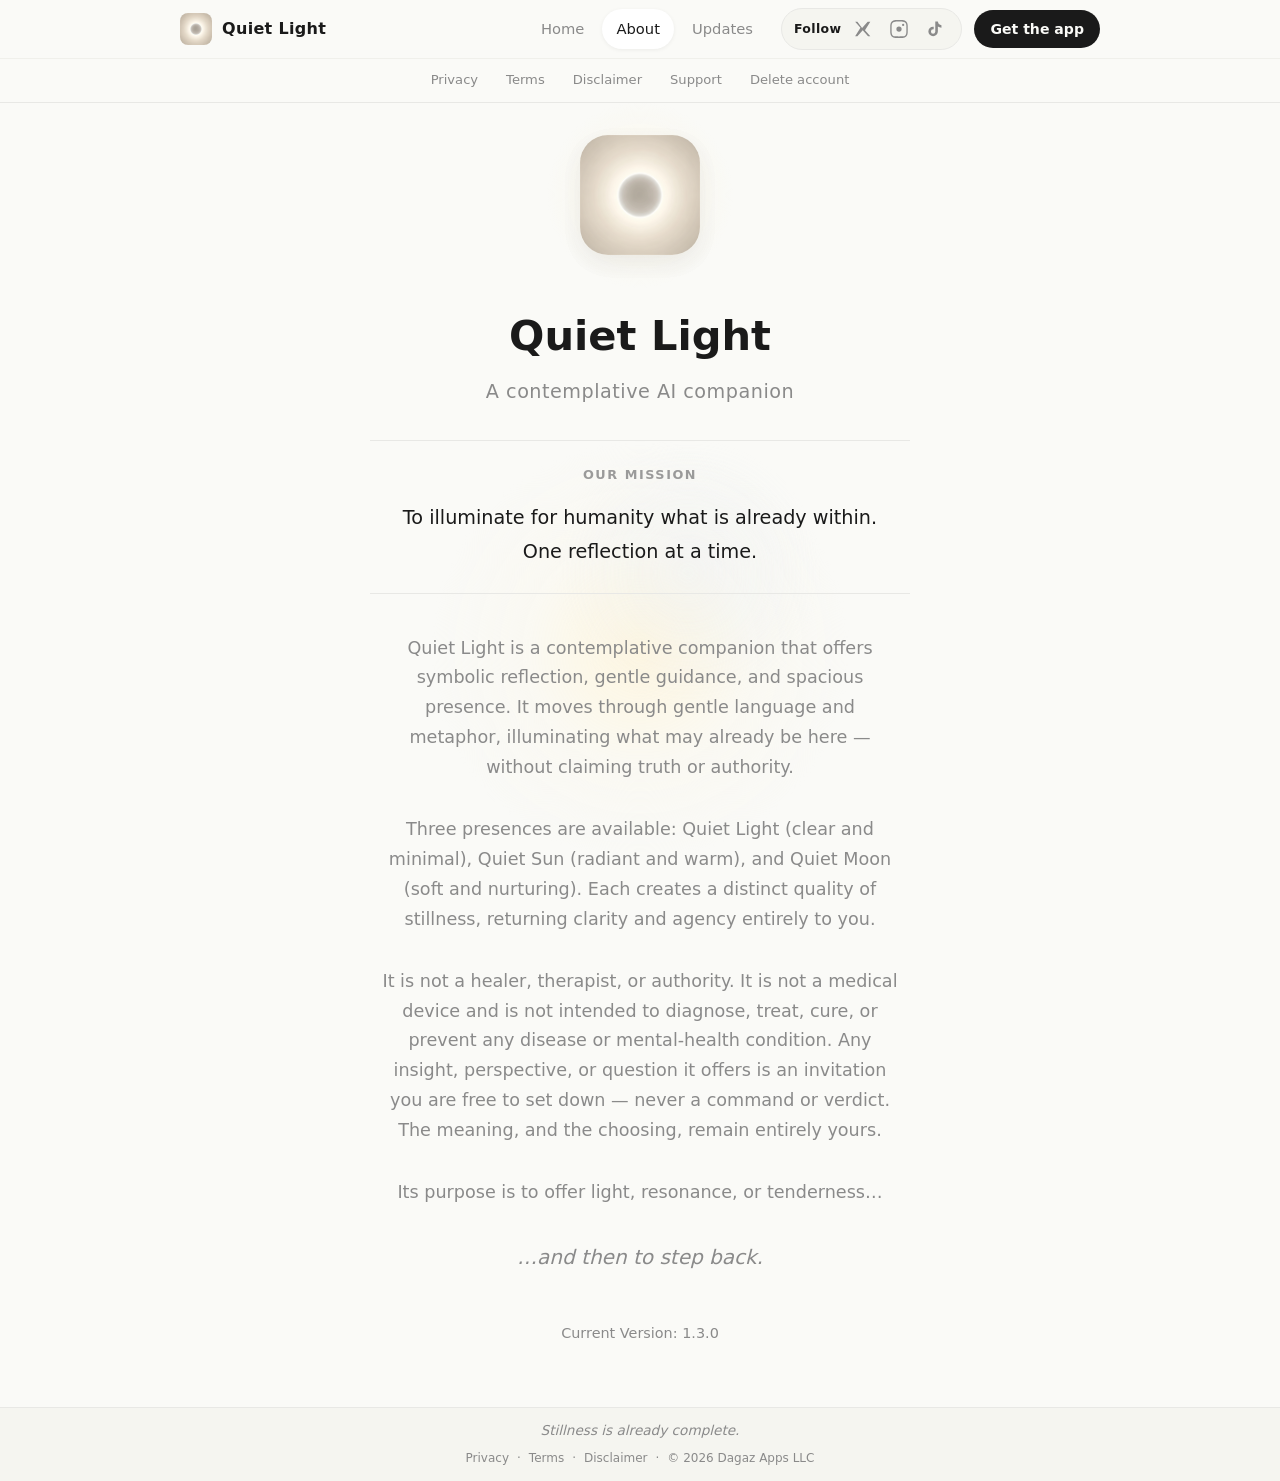
<file: about.html>
<!DOCTYPE html>
<html lang="en">
<head>
  <meta charset="UTF-8" />
  <meta name="viewport" content="width=device-width, initial-scale=1.0"/>
  <meta name="description" content="Our mission: to illuminate for humanity what is already within. One reflection at a time. What Quiet Light is — and is not." />
  <meta name="robots" content="index, follow" />
  <meta name="theme-color" content="#FAFAF7" />
  <meta property="og:type" content="website" />
  <meta property="og:title" content="About – Quiet Light" />
  <meta property="og:description" content="Our mission: to illuminate for humanity what is already within. One reflection at a time." />
  <meta property="og:url" content="https://quietlight.app/about.html" />
  <meta property="og:image" content="https://quietlight.app/images/og-image.png" />
  <meta property="og:image:width" content="1200" />
  <meta property="og:image:height" content="630" />
  <meta property="og:site_name" content="Quiet Light" />
  <meta name="twitter:card" content="summary_large_image" />
  <meta name="twitter:site" content="@QuietLightApp" />
  <meta name="twitter:title" content="About – Quiet Light" />
  <meta name="twitter:description" content="Our mission: to illuminate for humanity what is already within. One reflection at a time." />
  <meta name="twitter:image" content="https://quietlight.app/images/og-image.png" />
  <link rel="canonical" href="https://quietlight.app/about.html" />
  <link rel="icon" type="image/png" sizes="32x32" href="/images/favicon-32.png" />
  <link rel="apple-touch-icon" href="/images/apple-touch-icon.png" />
  <link rel="stylesheet" href="css/site-nav.css">
  <link rel="stylesheet" href="css/site-loader.css">
  <link rel="stylesheet" href="css/site-motion.css">
  <title>About – Quiet Light</title>
  <style>
    :root {
      --text: #1A1A1A;
      --text-secondary: #8A8A8A;
      --link: #1A1A1A;
      --background-root: #FAFAF7;
      --background-default: #FFFFFF;
      --background-secondary: #F5F5F0;
      --border: #E8E8E5;

      --spacing-xl: 32px;
      --spacing-lg: 24px;
      --spacing-md: 16px;
      --spacing-sm: 12px;
      --spacing-xs: 8px;
      --spacing-2xl: 40px;
      --spacing-3xl: 48px;
    }

    * { box-sizing: border-box; }

    html, body {
      margin: 0;
      padding: 0;
      min-height: 100vh;
      font-family: system-ui, -apple-system, BlinkMacSystemFont, 'Segoe UI', Roboto, sans-serif;
      background: var(--background-root);
      color: var(--text);
      line-height: 1.6;
    }

    #root {
      min-height: 100vh;
      display: flex;
      flex-direction: column;
    }

    main {
      flex: 1;
      display: flex;
      flex-direction: column;
      justify-content: center;
      align-items: center;
      padding: var(--spacing-xl) var(--spacing-xl) var(--spacing-3xl);
      max-width: 900px;
      margin: 0 auto;
      text-align: center;
      position: relative;
      overflow: hidden;
    }

    .content {
      width: 100%;
      max-width: 640px;
      position: relative;
      z-index: 1;
    }

    .icon-container {
      margin-bottom: var(--spacing-2xl);
    }

    .app-icon {
      width: 120px;
      height: 120px;
      border-radius: 28px;
      display: block;
      margin: 0 auto;
      box-shadow: 0 8px 24px rgba(0,0,0,0.08);
      opacity: 0.9;
    }

    .title {
      font-size: 2.6rem;
      font-weight: 600;
      margin: 0 0 var(--spacing-xs);
      color: var(--text);
    }

    .subtitle {
      font-size: 1.2rem;
      color: var(--text-secondary);
      margin: 0 0 var(--spacing-xl);
      letter-spacing: 0.5px;
    }

    .mission {
      margin: 0 auto var(--spacing-2xl);
      max-width: 540px;
      padding: var(--spacing-lg) var(--spacing-md);
      border-top: 1px solid var(--border);
      border-bottom: 1px solid var(--border);
    }

    .mission-label {
      font-size: 0.8rem;
      font-weight: 600;
      letter-spacing: 0.12em;
      text-transform: uppercase;
      color: var(--text-secondary);
      margin: 0 0 var(--spacing-md);
      opacity: 0.85;
    }

    .mission-statement {
      font-size: 1.2rem;
      line-height: 1.75;
      color: var(--text);
      margin: 0;
      font-weight: 400;
    }

    .body {
      font-size: 1.1rem;
      line-height: 1.7;
      color: var(--text-secondary);
      margin-bottom: var(--spacing-xl);
      max-width: 520px;
      margin-left: auto;
      margin-right: auto;
    }

    .emphasis {
      font-size: 1.25rem;
      line-height: 1.7;
      color: var(--text-secondary);
      font-style: italic;
      margin: var(--spacing-xl) 0;
    }

    .version {
      font-size: 0.9rem;
      color: var(--text-secondary);
      opacity: 0.7;
      margin-top: var(--spacing-3xl);
    }

    @media (max-width: 600px) {
      main {
        padding: var(--spacing-lg) var(--spacing-lg) var(--spacing-3xl);
      }
      .title { font-size: 2.2rem; }
      .app-icon { width: 100px; height: 100px; }
    }
  </style>
</head>
<body>
  <script src="js/site-loader.js"></script>
  <div id="root">
    <main>
      <div class="ambient" aria-hidden="true">
        <div class="ambient-glow ambient-glow--primary"></div>
        <div class="ambient-glow ambient-glow--secondary"></div>
        <span class="ambient-mote" style="--x:22%;--y:40%;--delay:1s;--dur:15s;--drift-x:12px"></span>
        <span class="ambient-mote" style="--x:70%;--y:65%;--delay:3s;--dur:17s;--drift-x:-16px"></span>
        <span class="ambient-mote" style="--x:48%;--y:25%;--delay:5s;--dur:14s;--drift-x:8px"></span>
      </div>

      <div class="content">
        <div class="icon-container icon-aura ql-reveal ql-reveal--1">
          <img src="images/icon-256.png" alt="Quiet Light" class="app-icon" width="120" height="120">
        </div>

        <h1 class="title ql-reveal ql-reveal--2">Quiet Light</h1>
        <p class="subtitle ql-reveal ql-reveal--3">A contemplative AI companion</p>

        <section class="mission ql-reveal ql-reveal--4" aria-labelledby="our-mission">
          <h2 class="mission-label" id="our-mission">Our Mission</h2>
          <p class="mission-statement">
            To illuminate for humanity what is already within. One reflection at a time.
          </p>
        </section>

        <p class="body ql-reveal ql-reveal--5">
          Quiet Light is a contemplative companion that offers symbolic reflection, gentle guidance, and spacious presence. It moves through gentle language and metaphor, illuminating what may already be here — without claiming truth or authority.
        </p>

        <p class="body ql-reveal ql-reveal--5">
          Three presences are available: Quiet Light (clear and minimal), Quiet Sun (radiant and warm), and Quiet Moon (soft and nurturing). Each creates a distinct quality of stillness, returning clarity and agency entirely to you.
        </p>

        <p class="body ql-reveal ql-reveal--6">
          It is not a healer, therapist, or authority. It is not a medical device and is not intended to diagnose, treat, cure, or prevent any disease or mental-health condition. Any insight, perspective, or question it offers is an invitation you are free to set down — never a command or verdict. The meaning, and the choosing, remain entirely yours.
        </p>

        <p class="body ql-reveal ql-reveal--6">
          Its purpose is to offer light, resonance, or tenderness…
        </p>

        <p class="emphasis ql-reveal ql-reveal--6">
          …and then to step back.
        </p>

        <p class="version ql-reveal ql-reveal--6">
          Current Version: 1.3.0
        </p>
      </div>
    </main>

    <footer></footer>
  </div>

  <script src="js/site-nav.js" defer></script>
</body>
</html>
</file>
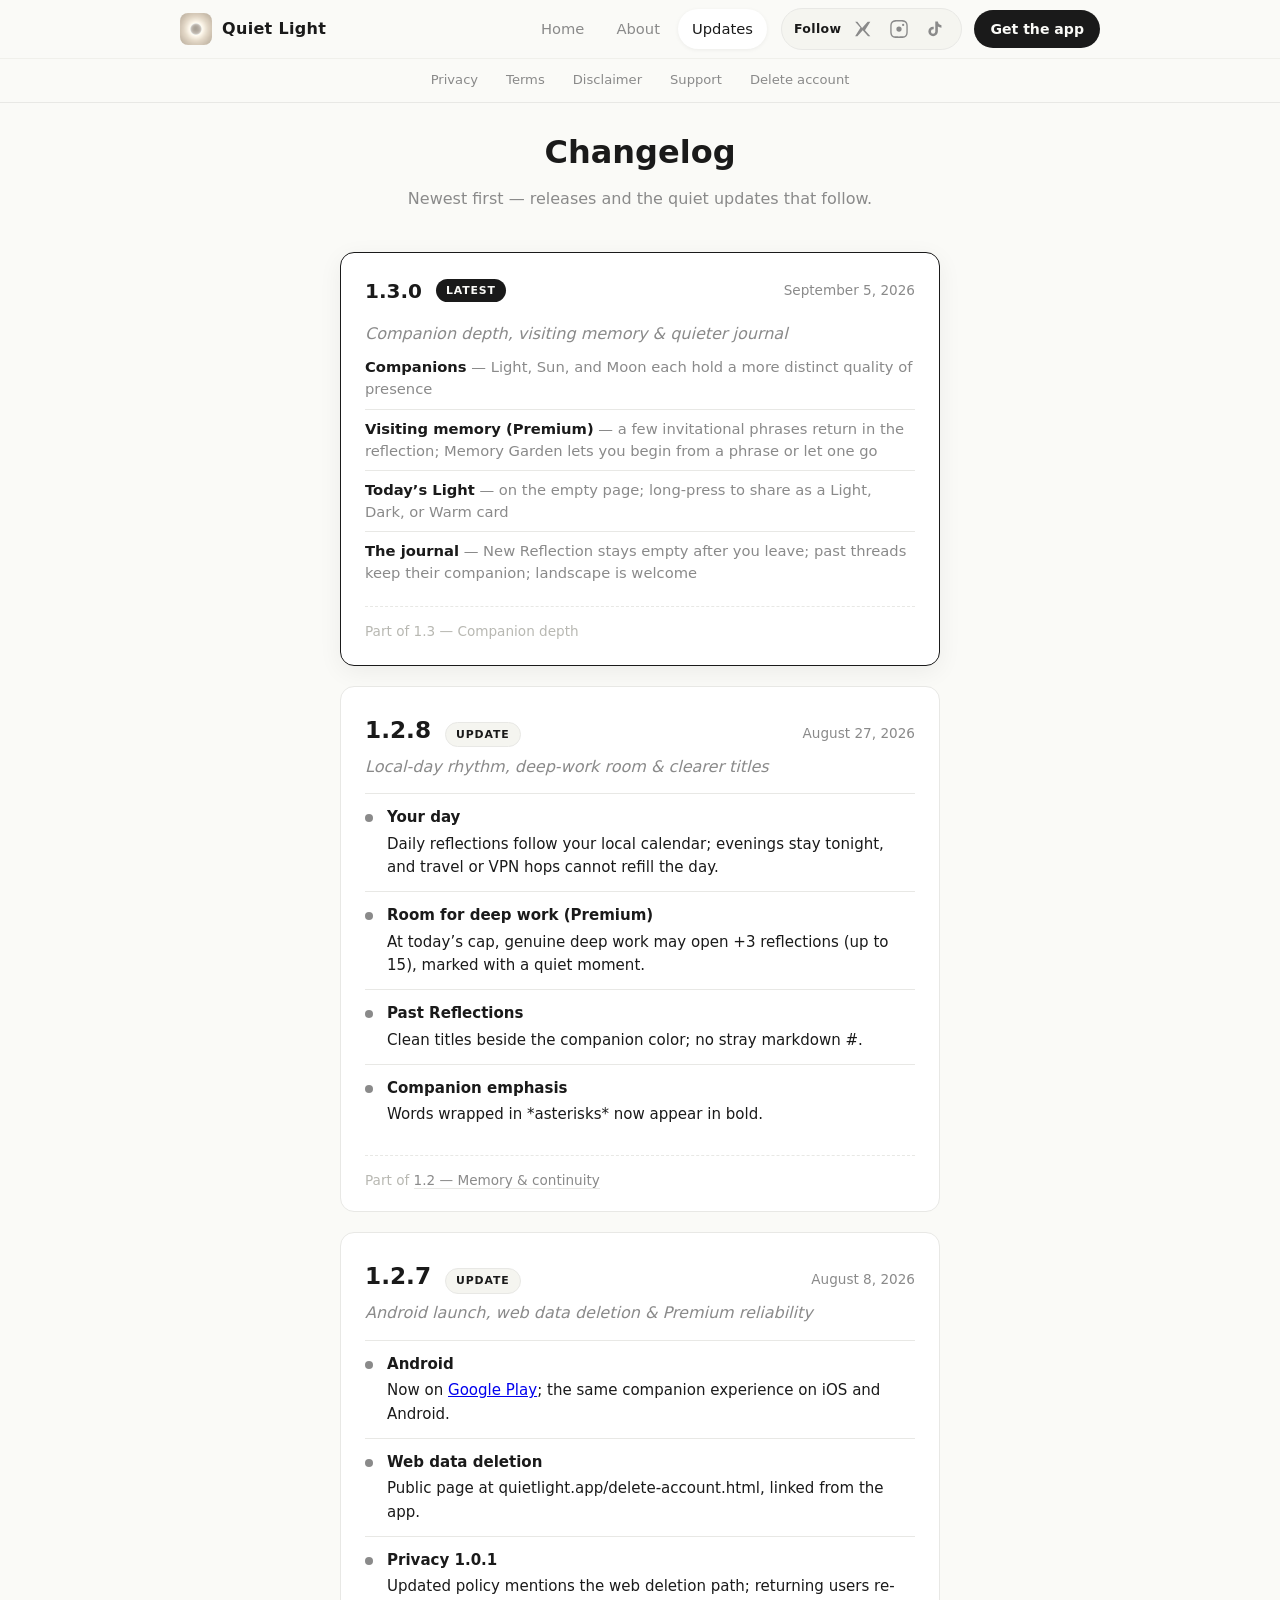
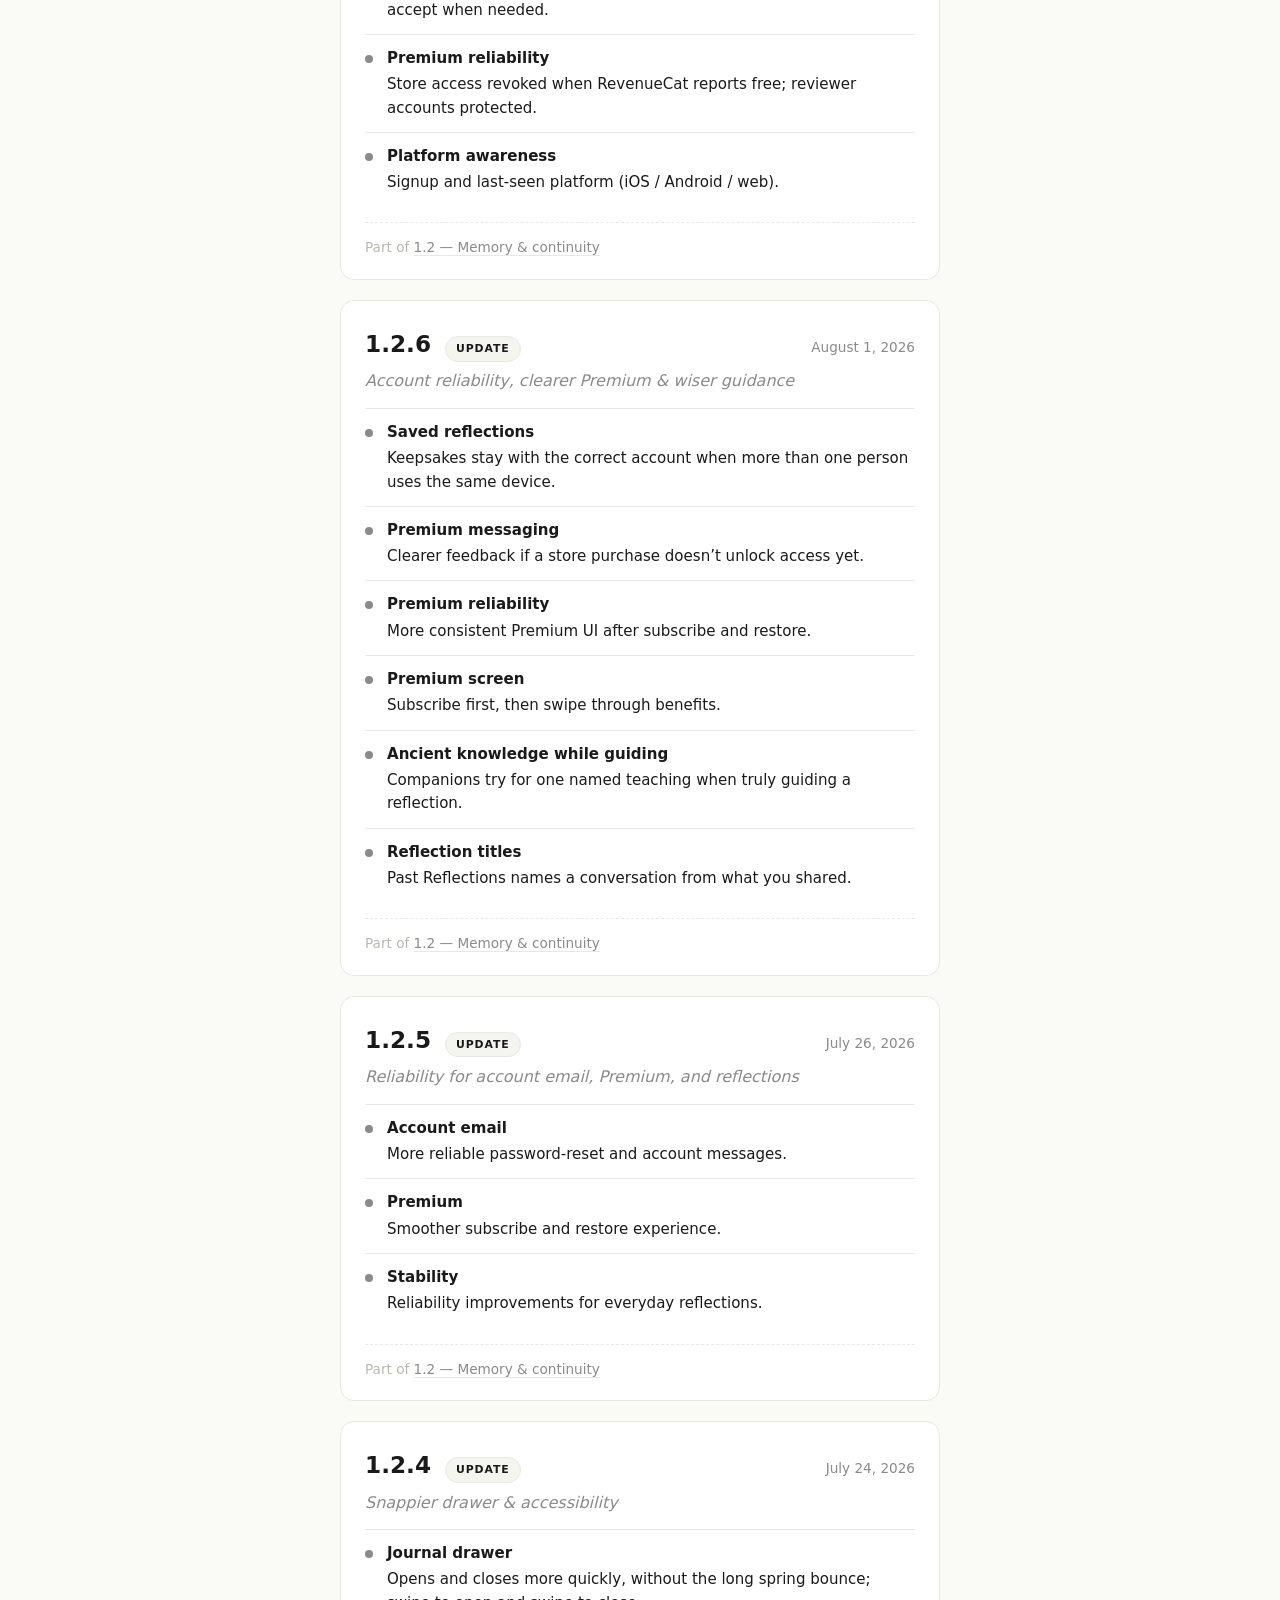
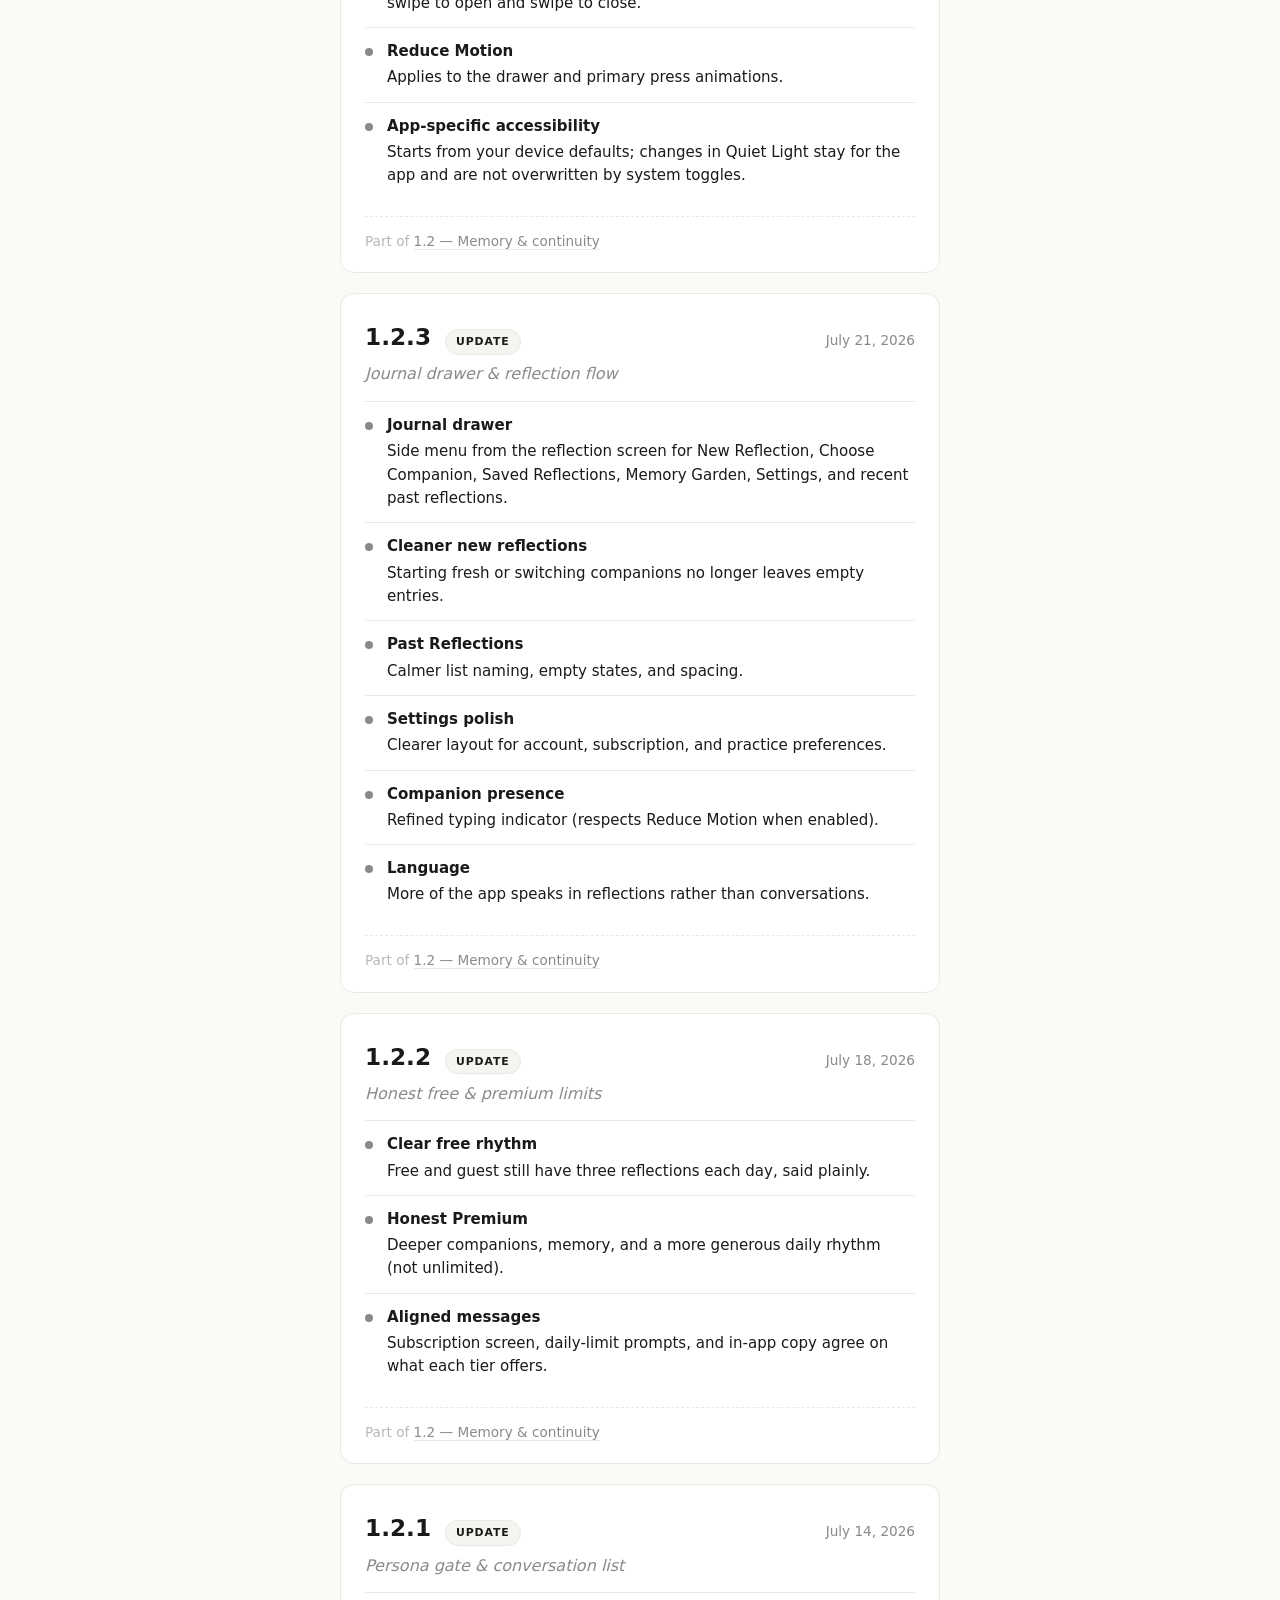
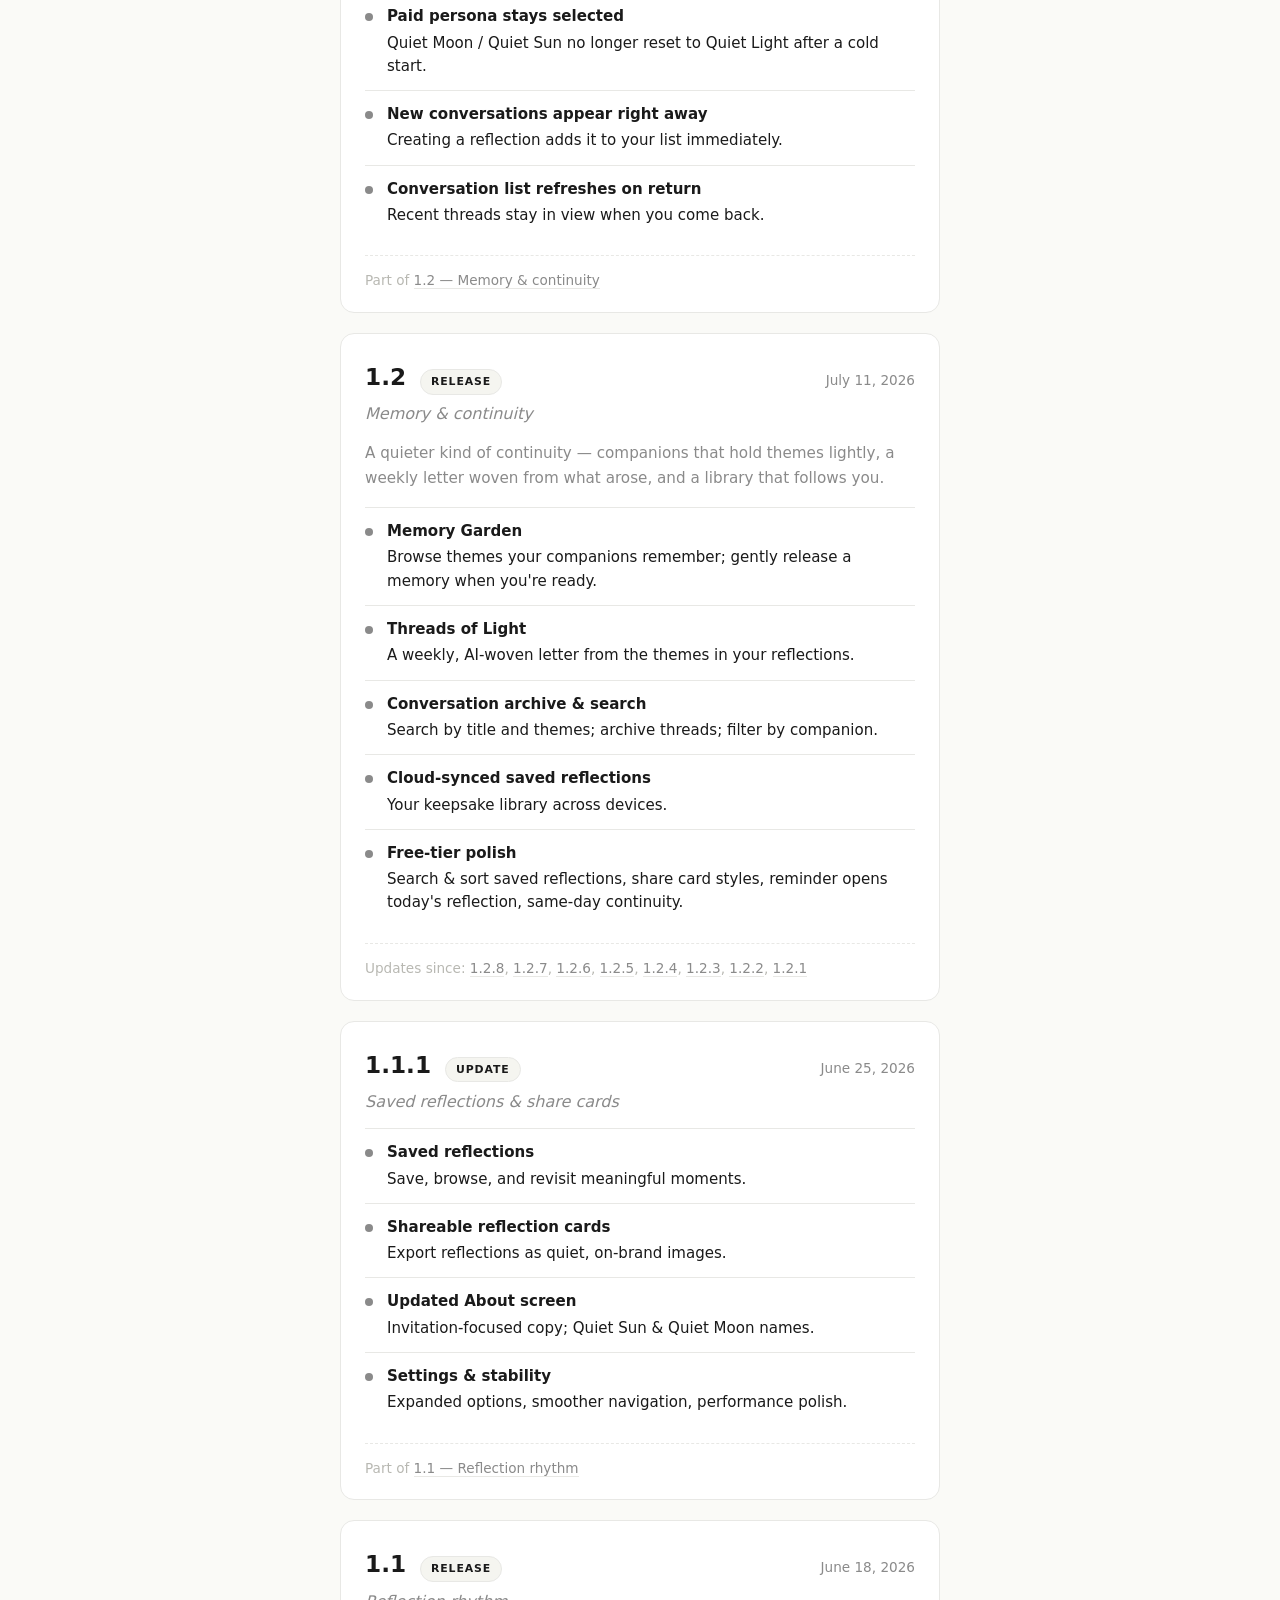
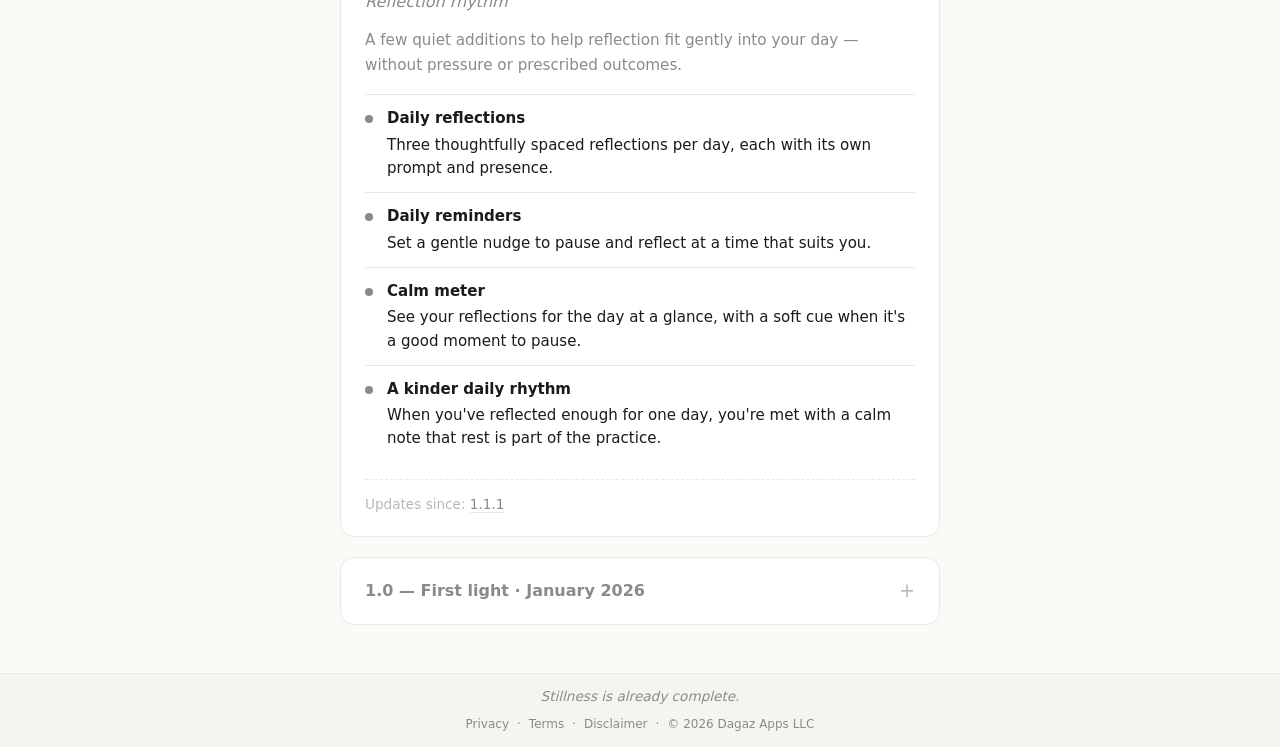
<file: changelog.html>
<!DOCTYPE html>
<html lang="en">
<head>
  <meta charset="UTF-8" />
  <meta name="viewport" content="width=device-width, initial-scale=1.0"/>
  <meta name="description" content="Quiet Light release notes — Memory Garden, Threads of Light, daily reflections, and every update from the App Store." />
  <meta name="robots" content="index, follow" />
  <meta name="theme-color" content="#FAFAF7" />
  <meta property="og:type" content="website" />
  <meta property="og:title" content="Changelog – Quiet Light" />
  <meta property="og:description" content="Release notes for Quiet Light — what’s new in each version." />
  <meta property="og:url" content="https://quietlight.app/changelog.html" />
  <meta property="og:image" content="https://quietlight.app/images/og-image.png" />
  <meta property="og:image:width" content="1200" />
  <meta property="og:image:height" content="630" />
  <meta property="og:site_name" content="Quiet Light" />
  <meta name="twitter:card" content="summary_large_image" />
  <meta name="twitter:site" content="@QuietLightApp" />
  <meta name="twitter:title" content="Changelog – Quiet Light" />
  <meta name="twitter:description" content="Release notes for Quiet Light — what’s new in each version." />
  <meta name="twitter:image" content="https://quietlight.app/images/og-image.png" />
  <link rel="canonical" href="https://quietlight.app/changelog.html" />
  <link rel="icon" type="image/png" sizes="32x32" href="/images/favicon-32.png" />
  <link rel="apple-touch-icon" href="/images/apple-touch-icon.png" />
  <link rel="stylesheet" href="css/site-nav.css">
  <link rel="stylesheet" href="css/site-loader.css">
  <link rel="stylesheet" href="css/site-motion.css">
  <title>Changelog – Quiet Light</title>
  <style>
    :root {
      --text: #1A1A1A;
      --text-secondary: #8A8A8A;
      --background-root: #FAFAF7;
      --background-default: #FFFFFF;
      --background-secondary: #F5F5F0;
      --border: #E8E8E5;
      --patch-accent: #B8B8B2;
    }

    * { box-sizing: border-box; }

    html, body {
      margin: 0;
      padding: 0;
      min-height: 100vh;
      font-family: system-ui, -apple-system, BlinkMacSystemFont, 'Segoe UI', Roboto, sans-serif;
      background: var(--background-root);
      color: var(--text);
      line-height: 1.6;
    }

    body {
      display: flex;
      flex-direction: column;
      min-height: 100vh;
    }

    main {
      flex: 1;
      padding: 24px 20px 48px;
      max-width: 640px;
      margin: 0 auto;
      width: 100%;
    }

    .page-title {
      font-size: 2rem;
      font-weight: 600;
      margin: 0 0 8px;
      text-align: center;
    }

    .page-subtitle {
      text-align: center;
      color: var(--text-secondary);
      font-size: 1rem;
      margin: 0 0 40px;
    }

    .timeline {
      display: flex;
      flex-direction: column;
      gap: 20px;
    }

    .badge {
      display: inline-block;
      font-size: 0.68rem;
      font-weight: 600;
      letter-spacing: 0.08em;
      text-transform: uppercase;
      padding: 3px 10px;
      border-radius: 999px;
    }

    .badge-latest {
      background: var(--text);
      color: var(--background-root);
    }

    .badge-release {
      background: var(--background-secondary);
      color: var(--text);
      border: 1px solid var(--border);
    }

    /* ── Latest update (compact, top) ── */
    .latest {
      padding: 22px 24px;
      background: var(--background-default);
      border: 1px solid var(--text);
      border-radius: 14px;
      box-shadow: 0 6px 24px rgba(0, 0, 0, 0.06);
    }

    .latest-header {
      display: flex;
      flex-wrap: wrap;
      align-items: center;
      gap: 10px 14px;
      margin-bottom: 14px;
    }

    .latest-version {
      font-size: 1.25rem;
      font-weight: 700;
      margin: 0;
    }

    .latest-date {
      font-size: 0.85rem;
      color: var(--text-secondary);
      margin-left: auto;
    }

    .compact-list {
      margin: 0;
      padding: 0;
      list-style: none;
    }

    .compact-list li {
      padding: 8px 0;
      font-size: 0.92rem;
      line-height: 1.5;
      color: var(--text-secondary);
      border-top: 1px solid var(--border);
    }

    .compact-list li:first-child { border-top: none; padding-top: 0; }
    .compact-list strong { color: var(--text); font-weight: 600; }

    .parent-link {
      display: inline-block;
      margin-top: 14px;
      font-size: 0.88rem;
      color: var(--text-secondary);
      text-decoration: none;
      border-bottom: 1px solid var(--border);
    }

    .parent-link:hover {
      color: var(--text);
      border-bottom-color: var(--text);
    }

    /* ── Release cards ── */
    .release {
      padding: 24px 24px 20px;
      background: var(--background-default);
      border: 1px solid var(--border);
      border-radius: 14px;
    }

    .release-header {
      display: flex;
      flex-wrap: wrap;
      align-items: baseline;
      gap: 10px 14px;
      margin-bottom: 6px;
    }

    .release-version {
      font-size: 1.45rem;
      font-weight: 700;
      margin: 0;
    }

    .release-name {
      font-size: 1rem;
      color: var(--text-secondary);
      margin: 0 0 14px;
      font-style: italic;
    }

    .release-date {
      font-size: 0.85rem;
      color: var(--text-secondary);
      margin-left: auto;
    }

    .release-intro {
      color: var(--text-secondary);
      font-size: 0.95rem;
      margin: 0 0 16px;
      line-height: 1.65;
    }

    .change-list {
      margin: 0;
      padding: 0;
      list-style: none;
    }

    .change-list > li {
      position: relative;
      padding: 12px 0 12px 22px;
      border-top: 1px solid var(--border);
      font-size: 0.94rem;
      line-height: 1.55;
    }

    .change-list > li::before {
      content: "";
      position: absolute;
      left: 0;
      top: 20px;
      width: 8px;
      height: 8px;
      border-radius: 50%;
      background: var(--text-secondary);
    }

    .change-list strong {
      display: block;
      margin-bottom: 3px;
      font-weight: 600;
    }

    .patches-trail {
      margin: 16px 0 0;
      padding-top: 14px;
      border-top: 1px dashed var(--border);
      font-size: 0.85rem;
      color: var(--patch-accent);
    }

    .patches-trail a {
      color: var(--text-secondary);
      text-decoration: none;
      border-bottom: 1px solid var(--border);
    }

    .patches-trail a:hover {
      color: var(--text);
      border-bottom-color: var(--text);
    }

    /* ── Older releases (collapsed) ── */
    .older details {
      background: var(--background-default);
      border: 1px solid var(--border);
      border-radius: 14px;
      overflow: hidden;
    }

    .older summary {
      padding: 18px 24px;
      font-size: 1rem;
      font-weight: 600;
      cursor: pointer;
      list-style: none;
      display: flex;
      align-items: center;
      justify-content: space-between;
      gap: 12px;
      color: var(--text-secondary);
    }

    .older summary::-webkit-details-marker { display: none; }

    .older summary::after {
      content: "+";
      font-size: 1.2rem;
      font-weight: 400;
      color: var(--patch-accent);
    }

    .older details[open] summary::after { content: "−"; }

    .older .release-inner {
      padding: 0 24px 24px;
      border-top: 1px solid var(--border);
    }

    .older .release-name { margin-top: 16px; }

    @media (max-width: 600px) {
      .latest-date, .release-date { margin-left: 0; width: 100%; }
    }
  </style>
</head>
<body>
  <script src="js/site-loader.js"></script>
  <main>
    <h1 class="page-title">Changelog</h1>
    <p class="page-subtitle">Newest first — releases and the quiet updates that follow.</p>

    <div class="timeline">
      <!-- Latest: 1.3.0 -->
      <article class="latest" id="v1-3-0">
        <div class="latest-header">
          <h2 class="latest-version">1.3.0</h2>
          <span class="badge badge-latest">Latest</span>
          <span class="latest-date">September 5, 2026</span>
        </div>
        <p class="release-name" style="margin-top:0;margin-bottom:10px;">Companion depth, visiting memory &amp; quieter journal</p>
        <ul class="compact-list">
          <li><strong>Companions</strong> — Light, Sun, and Moon each hold a more distinct quality of presence</li>
          <li><strong>Visiting memory (Premium)</strong> — a few invitational phrases return in the reflection; Memory Garden lets you begin from a phrase or let one go</li>
          <li><strong>Today’s Light</strong> — on the empty page; long-press to share as a Light, Dark, or Warm card</li>
          <li><strong>The journal</strong> — New Reflection stays empty after you leave; past threads keep their companion; landscape is welcome</li>
        </ul>
        <p class="patches-trail" style="margin-top:14px;">
          Part of 1.3 — Companion depth
        </p>
      </article>

      <!-- Update: 1.2.8 -->
      <article class="release" id="v1-2-8">
        <div class="release-header">
          <h2 class="release-version">1.2.8</h2>
          <span class="badge badge-release">Update</span>
          <span class="release-date">August 27, 2026</span>
        </div>
        <p class="release-name">Local-day rhythm, deep-work room &amp; clearer titles</p>
        <ul class="change-list">
          <li>
            <strong>Your day</strong>
            Daily reflections follow your local calendar; evenings stay tonight, and travel or VPN hops cannot refill the day.
          </li>
          <li>
            <strong>Room for deep work (Premium)</strong>
            At today’s cap, genuine deep work may open +3 reflections (up to 15), marked with a quiet moment.
          </li>
          <li>
            <strong>Past Reflections</strong>
            Clean titles beside the companion color; no stray markdown #.
          </li>
          <li>
            <strong>Companion emphasis</strong>
            Words wrapped in *asterisks* now appear in bold.
          </li>
        </ul>
        <p class="patches-trail">
          Part of <a href="#v1-2">1.2 — Memory &amp; continuity</a>
        </p>
      </article>

      <!-- Update: 1.2.7 -->
      <article class="release" id="v1-2-7">
        <div class="release-header">
          <h2 class="release-version">1.2.7</h2>
          <span class="badge badge-release">Update</span>
          <span class="release-date">August 8, 2026</span>
        </div>
        <p class="release-name">Android launch, web data deletion &amp; Premium reliability</p>
        <ul class="change-list">
          <li>
            <strong>Android</strong>
            Now on <a href="https://play.google.com/store/apps/details?id=com.dagazapps.quietlight" target="_blank" rel="noopener noreferrer">Google Play</a>; the same companion experience on iOS and Android.
          </li>
          <li>
            <strong>Web data deletion</strong>
            Public page at quietlight.app/delete-account.html, linked from the app.
          </li>
          <li>
            <strong>Privacy 1.0.1</strong>
            Updated policy mentions the web deletion path; returning users re-accept when needed.
          </li>
          <li>
            <strong>Premium reliability</strong>
            Store access revoked when RevenueCat reports free; reviewer accounts protected.
          </li>
          <li>
            <strong>Platform awareness</strong>
            Signup and last-seen platform (iOS / Android / web).
          </li>
        </ul>
        <p class="patches-trail">
          Part of <a href="#v1-2">1.2 — Memory &amp; continuity</a>
        </p>
      </article>

      <!-- Update: 1.2.6 -->
      <article class="release" id="v1-2-6">
        <div class="release-header">
          <h2 class="release-version">1.2.6</h2>
          <span class="badge badge-release">Update</span>
          <span class="release-date">August 1, 2026</span>
        </div>
        <p class="release-name">Account reliability, clearer Premium &amp; wiser guidance</p>
        <ul class="change-list">
          <li>
            <strong>Saved reflections</strong>
            Keepsakes stay with the correct account when more than one person uses the same device.
          </li>
          <li>
            <strong>Premium messaging</strong>
            Clearer feedback if a store purchase doesn’t unlock access yet.
          </li>
          <li>
            <strong>Premium reliability</strong>
            More consistent Premium UI after subscribe and restore.
          </li>
          <li>
            <strong>Premium screen</strong>
            Subscribe first, then swipe through benefits.
          </li>
          <li>
            <strong>Ancient knowledge while guiding</strong>
            Companions try for one named teaching when truly guiding a reflection.
          </li>
          <li>
            <strong>Reflection titles</strong>
            Past Reflections names a conversation from what you shared.
          </li>
        </ul>
        <p class="patches-trail">
          Part of <a href="#v1-2">1.2 — Memory &amp; continuity</a>
        </p>
      </article>

      <!-- Update: 1.2.5 -->
      <article class="release" id="v1-2-5">
        <div class="release-header">
          <h2 class="release-version">1.2.5</h2>
          <span class="badge badge-release">Update</span>
          <span class="release-date">July 26, 2026</span>
        </div>
        <p class="release-name">Reliability for account email, Premium, and reflections</p>
        <ul class="change-list">
          <li>
            <strong>Account email</strong>
            More reliable password-reset and account messages.
          </li>
          <li>
            <strong>Premium</strong>
            Smoother subscribe and restore experience.
          </li>
          <li>
            <strong>Stability</strong>
            Reliability improvements for everyday reflections.
          </li>
        </ul>
        <p class="patches-trail">
          Part of <a href="#v1-2">1.2 — Memory &amp; continuity</a>
        </p>
      </article>

      <!-- Update: 1.2.4 -->
      <article class="release" id="v1-2-4">
        <div class="release-header">
          <h2 class="release-version">1.2.4</h2>
          <span class="badge badge-release">Update</span>
          <span class="release-date">July 24, 2026</span>
        </div>
        <p class="release-name">Snappier drawer &amp; accessibility</p>
        <ul class="change-list">
          <li>
            <strong>Journal drawer</strong>
            Opens and closes more quickly, without the long spring bounce; swipe to open and swipe to close.
          </li>
          <li>
            <strong>Reduce Motion</strong>
            Applies to the drawer and primary press animations.
          </li>
          <li>
            <strong>App-specific accessibility</strong>
            Starts from your device defaults; changes in Quiet Light stay for the app and are not overwritten by system toggles.
          </li>
        </ul>
        <p class="patches-trail">
          Part of <a href="#v1-2">1.2 — Memory &amp; continuity</a>
        </p>
      </article>

      <!-- Update: 1.2.3 -->
      <article class="release" id="v1-2-3">
        <div class="release-header">
          <h2 class="release-version">1.2.3</h2>
          <span class="badge badge-release">Update</span>
          <span class="release-date">July 21, 2026</span>
        </div>
        <p class="release-name">Journal drawer &amp; reflection flow</p>
        <ul class="change-list">
          <li>
            <strong>Journal drawer</strong>
            Side menu from the reflection screen for New Reflection, Choose Companion, Saved Reflections, Memory Garden, Settings, and recent past reflections.
          </li>
          <li>
            <strong>Cleaner new reflections</strong>
            Starting fresh or switching companions no longer leaves empty entries.
          </li>
          <li>
            <strong>Past Reflections</strong>
            Calmer list naming, empty states, and spacing.
          </li>
          <li>
            <strong>Settings polish</strong>
            Clearer layout for account, subscription, and practice preferences.
          </li>
          <li>
            <strong>Companion presence</strong>
            Refined typing indicator (respects Reduce Motion when enabled).
          </li>
          <li>
            <strong>Language</strong>
            More of the app speaks in reflections rather than conversations.
          </li>
        </ul>
        <p class="patches-trail">
          Part of <a href="#v1-2">1.2 — Memory &amp; continuity</a>
        </p>
      </article>

      <!-- Update: 1.2.2 -->
      <article class="release" id="v1-2-2">
        <div class="release-header">
          <h2 class="release-version">1.2.2</h2>
          <span class="badge badge-release">Update</span>
          <span class="release-date">July 18, 2026</span>
        </div>
        <p class="release-name">Honest free &amp; premium limits</p>
        <ul class="change-list">
          <li>
            <strong>Clear free rhythm</strong>
            Free and guest still have three reflections each day, said plainly.
          </li>
          <li>
            <strong>Honest Premium</strong>
            Deeper companions, memory, and a more generous daily rhythm (not unlimited).
          </li>
          <li>
            <strong>Aligned messages</strong>
            Subscription screen, daily-limit prompts, and in-app copy agree on what each tier offers.
          </li>
        </ul>
        <p class="patches-trail">
          Part of <a href="#v1-2">1.2 — Memory &amp; continuity</a>
        </p>
      </article>

      <!-- Update: 1.2.1 -->
      <article class="release" id="v1-2-1">
        <div class="release-header">
          <h2 class="release-version">1.2.1</h2>
          <span class="badge badge-release">Update</span>
          <span class="release-date">July 14, 2026</span>
        </div>
        <p class="release-name">Persona gate &amp; conversation list</p>
        <ul class="change-list">
          <li>
            <strong>Paid persona stays selected</strong>
            Quiet Moon / Quiet Sun no longer reset to Quiet Light after a cold start.
          </li>
          <li>
            <strong>New conversations appear right away</strong>
            Creating a reflection adds it to your list immediately.
          </li>
          <li>
            <strong>Conversation list refreshes on return</strong>
            Recent threads stay in view when you come back.
          </li>
        </ul>
        <p class="patches-trail">
          Part of <a href="#v1-2">1.2 — Memory &amp; continuity</a>
        </p>
      </article>

      <!-- Release: 1.2 -->
      <article class="release" id="v1-2">
        <div class="release-header">
          <h2 class="release-version">1.2</h2>
          <span class="badge badge-release">Release</span>
          <span class="release-date">July 11, 2026</span>
        </div>
        <p class="release-name">Memory &amp; continuity</p>
        <p class="release-intro">
          A quieter kind of continuity — companions that hold themes lightly, a weekly letter woven from what arose, and a library that follows you.
        </p>
        <ul class="change-list">
          <li>
            <strong>Memory Garden</strong>
            Browse themes your companions remember; gently release a memory when you're ready.
          </li>
          <li>
            <strong>Threads of Light</strong>
            A weekly, AI-woven letter from the themes in your reflections.
          </li>
          <li>
            <strong>Conversation archive &amp; search</strong>
            Search by title and themes; archive threads; filter by companion.
          </li>
          <li>
            <strong>Cloud-synced saved reflections</strong>
            Your keepsake library across devices.
          </li>
          <li>
            <strong>Free-tier polish</strong>
            Search &amp; sort saved reflections, share card styles, reminder opens today's reflection, same-day continuity.
          </li>
        </ul>
        <p class="patches-trail">
          Updates since: <a href="#v1-2-8">1.2.8</a>, <a href="#v1-2-7">1.2.7</a>, <a href="#v1-2-6">1.2.6</a>, <a href="#v1-2-5">1.2.5</a>, <a href="#v1-2-4">1.2.4</a>, <a href="#v1-2-3">1.2.3</a>, <a href="#v1-2-2">1.2.2</a>, <a href="#v1-2-1">1.2.1</a>
        </p>
      </article>

      <!-- Release: 1.1.1 -->
      <article class="release" id="v1-1-1">
        <div class="release-header">
          <h2 class="release-version">1.1.1</h2>
          <span class="badge badge-release">Update</span>
          <span class="release-date">June 25, 2026</span>
        </div>
        <p class="release-name">Saved reflections &amp; share cards</p>
        <ul class="change-list">
          <li>
            <strong>Saved reflections</strong>
            Save, browse, and revisit meaningful moments.
          </li>
          <li>
            <strong>Shareable reflection cards</strong>
            Export reflections as quiet, on-brand images.
          </li>
          <li>
            <strong>Updated About screen</strong>
            Invitation-focused copy; Quiet Sun &amp; Quiet Moon names.
          </li>
          <li>
            <strong>Settings &amp; stability</strong>
            Expanded options, smoother navigation, performance polish.
          </li>
        </ul>
        <p class="patches-trail">
          Part of <a href="#v1-1">1.1 — Reflection rhythm</a>
        </p>
      </article>

      <!-- Release: 1.1 -->
      <article class="release" id="v1-1">
        <div class="release-header">
          <h2 class="release-version">1.1</h2>
          <span class="badge badge-release">Release</span>
          <span class="release-date">June 18, 2026</span>
        </div>
        <p class="release-name">Reflection rhythm</p>
        <p class="release-intro">
          A few quiet additions to help reflection fit gently into your day — without pressure or prescribed outcomes.
        </p>
        <ul class="change-list">
          <li>
            <strong>Daily reflections</strong>
            Three thoughtfully spaced reflections per day, each with its own prompt and presence.
          </li>
          <li>
            <strong>Daily reminders</strong>
            Set a gentle nudge to pause and reflect at a time that suits you.
          </li>
          <li>
            <strong>Calm meter</strong>
            See your reflections for the day at a glance, with a soft cue when it's a good moment to pause.
          </li>
          <li>
            <strong>A kinder daily rhythm</strong>
            When you've reflected enough for one day, you're met with a calm note that rest is part of the practice.
          </li>
        </ul>
        <p class="patches-trail">
          Updates since: <a href="#v1-1-1">1.1.1</a>
        </p>
      </article>

      <!-- Older: 1.0 collapsed -->
      <div class="older">
        <details>
          <summary>1.0 — First light · January 2026</summary>
          <div class="release-inner">
            <p class="release-name">First light</p>
            <p class="release-intro">
              Quiet Light arrives on the App Store — a contemplative companion for symbolic reflection and spacious presence.
            </p>
            <ul class="change-list">
              <li>
                <strong>Three presences</strong>
                Quiet Light, Quiet Sun, and Quiet Moon — each offering a distinct quality of stillness.
              </li>
              <li>
                <strong>Gentle companionship</strong>
                Warm reflection without pressure, prescriptions, or verdicts.
              </li>
              <li>
                <strong>Free tier</strong>
                Three reflections of the day, always available and always complete.
              </li>
              <li>
                <strong>Premium</strong>
                Deeper companionship, gentle continuity, and richer responses across all three presences.
              </li>
            </ul>
          </div>
        </details>
      </div>
    </div>
  </main>

  <footer></footer>
  <script src="js/site-nav.js" defer></script>
</body>
</html>
</file>
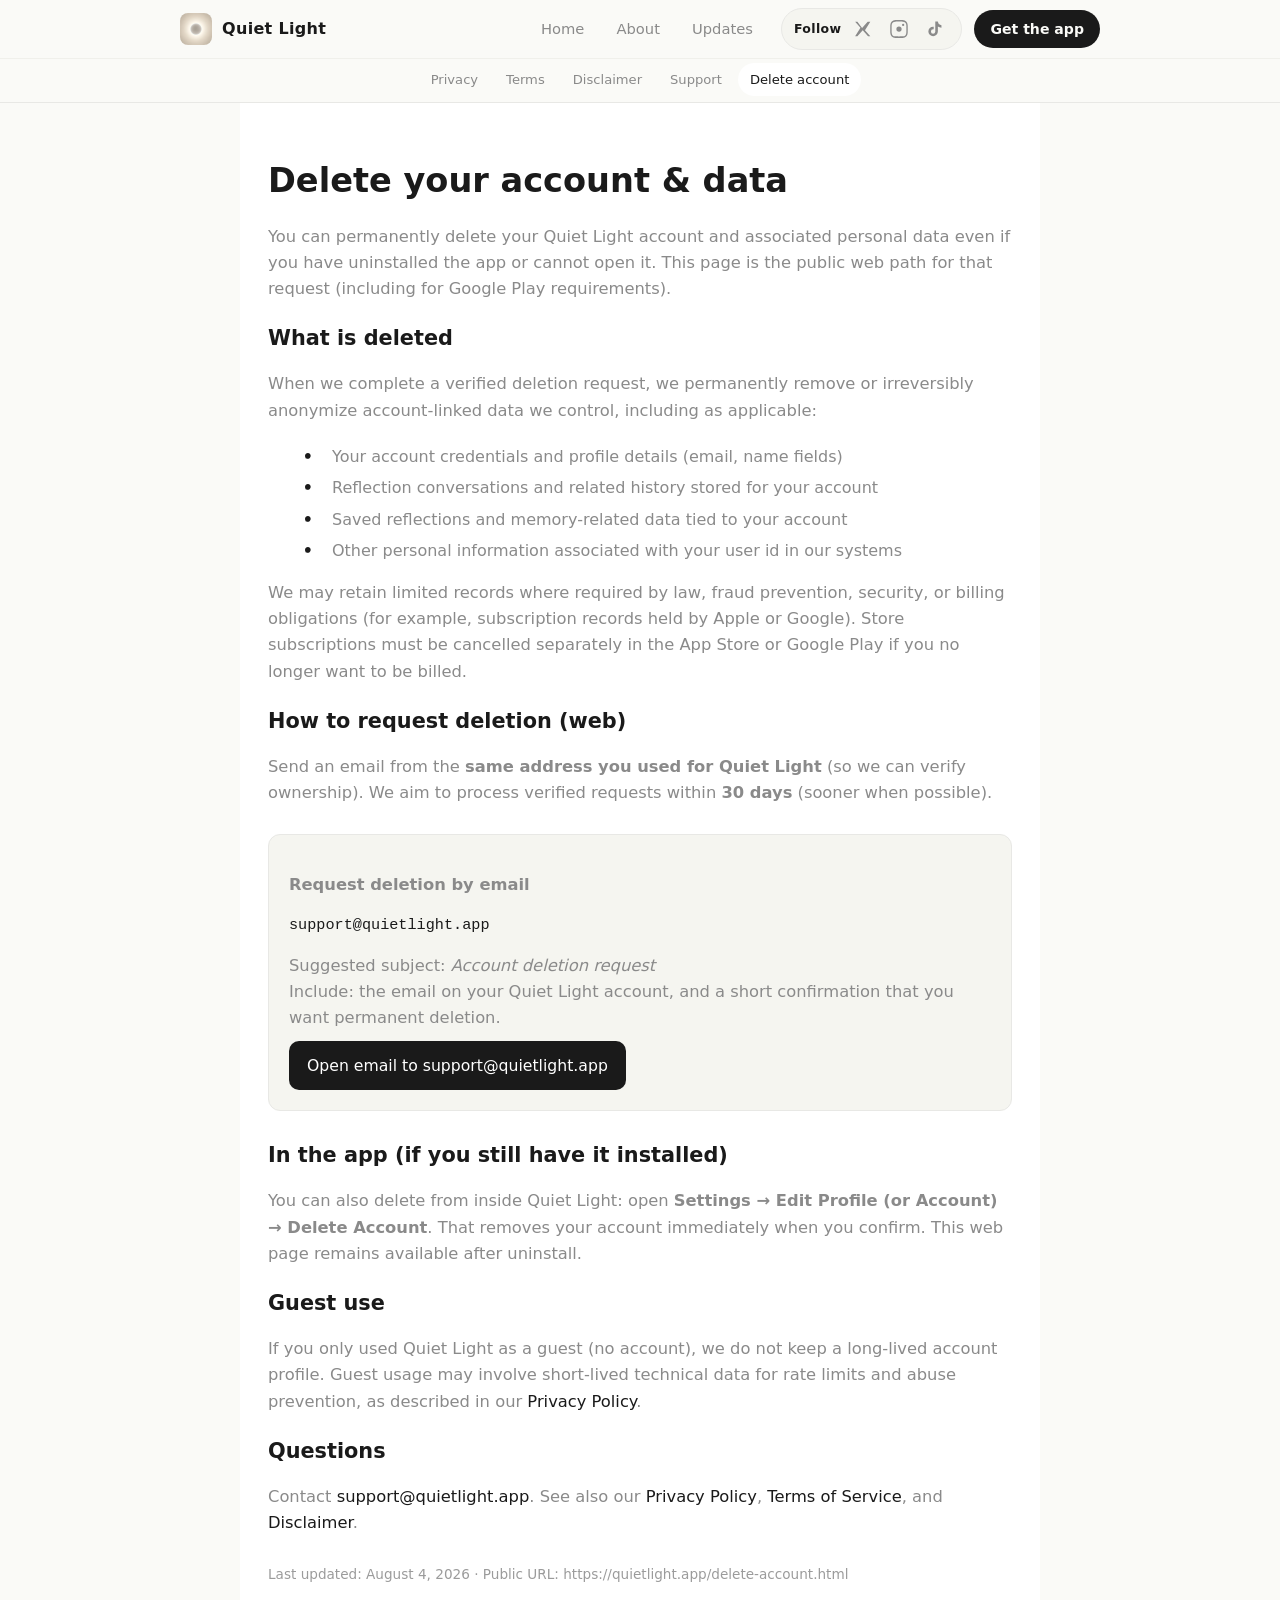
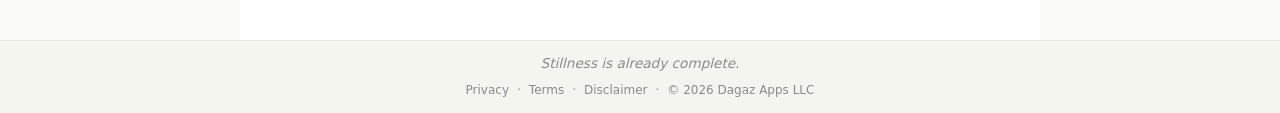
<file: delete-account.html>
<!DOCTYPE html>
<html lang="en">
<head>
  <meta charset="UTF-8" />
  <meta name="viewport" content="width=device-width, initial-scale=1.0"/>
  <meta name="description" content="Request deletion of your Quiet Light account and associated data — available without the app installed." />
  <meta name="robots" content="index, follow" />
  <meta name="theme-color" content="#FAFAF7" />
  <meta property="og:type" content="website" />
  <meta property="og:title" content="Delete your account – Quiet Light" />
  <meta property="og:description" content="Request permanent deletion of your Quiet Light account and associated data." />
  <meta property="og:url" content="https://quietlight.app/delete-account.html" />
  <meta property="og:image" content="https://quietlight.app/images/og-image.png" />
  <meta property="og:site_name" content="Quiet Light" />
  <meta name="twitter:card" content="summary_large_image" />
  <meta name="twitter:title" content="Delete your account – Quiet Light" />
  <meta name="twitter:description" content="Request permanent deletion of your Quiet Light account and associated data." />
  <meta name="twitter:image" content="https://quietlight.app/images/og-image.png" />
  <link rel="canonical" href="https://quietlight.app/delete-account.html" />
  <link rel="icon" type="image/png" sizes="32x32" href="/images/favicon-32.png" />
  <link rel="apple-touch-icon" href="/images/apple-touch-icon.png" />
  <link rel="stylesheet" href="css/site-nav.css">
  <link rel="stylesheet" href="css/site-loader.css">
  <link rel="stylesheet" href="css/site-motion.css">
  <title>Delete your account – Quiet Light</title>
  <style>
    :root {
      --text: #1A1A1A;
      --text-secondary: #8A8A8A;
      --link: #1A1A1A;
      --background-root: #FAFAF7;
      --background-default: #FFFFFF;
      --background-secondary: #F5F5F0;
      --border: #E8E8E5;
      --spacing-xl: 28px;
      --spacing-lg: 20px;
      --spacing-md: 14px;
      --spacing-sm: 10px;
      --spacing-xs: 6px;
      --spacing-3xl: 40px;
    }

    * { box-sizing: border-box; }

    html, body {
      margin: 0;
      padding: 0;
      min-height: 100vh;
      font-family: system-ui, -apple-system, BlinkMacSystemFont, 'Segoe UI', Roboto, sans-serif;
      background: var(--background-root);
      color: var(--text);
      line-height: 1.6;
    }

    body { display: flex; flex-direction: column; }

    main {
      flex: 1;
      padding: var(--spacing-xl) var(--spacing-xl) var(--spacing-3xl);
      max-width: 800px;
      margin: 0 auto;
      background: var(--background-default);
    }

    .title {
      font-size: 2.1rem;
      font-weight: 600;
      margin-bottom: var(--spacing-xs);
      color: var(--text);
    }

    .intro, .body {
      font-size: 1.02rem;
      color: var(--text-secondary);
      margin-bottom: var(--spacing-lg);
      line-height: 1.6;
    }

    .section-title {
      font-size: 1.3rem;
      font-weight: 600;
      margin: var(--spacing-md) 0 var(--spacing-sm);
      color: var(--text);
    }

    .bullet-list {
      margin-left: var(--spacing-md);
      margin-bottom: var(--spacing-md);
    }

    .bullet-item {
      font-size: 1rem;
      color: var(--text-secondary);
      margin-bottom: var(--spacing-xs);
      padding-left: var(--spacing-sm);
      position: relative;
    }

    .bullet-item::before {
      content: "•";
      position: absolute;
      left: -1.2em;
      color: var(--text);
      font-weight: bold;
    }

    .cta-box {
      border: 1px solid var(--border);
      background: var(--background-secondary);
      border-radius: 12px;
      padding: var(--spacing-lg);
      margin: var(--spacing-xl) 0;
    }

    .cta-box a.button {
      display: inline-block;
      margin-top: var(--spacing-sm);
      padding: 12px 18px;
      border-radius: 10px;
      background: var(--text);
      color: #fff !important;
      text-decoration: none !important;
      font-weight: 500;
      font-size: 0.98rem;
    }

    .cta-box a.button:hover {
      opacity: 0.9;
    }

    .email-line {
      font-family: ui-monospace, SFMono-Regular, Menlo, Consolas, monospace;
      font-size: 0.95rem;
      color: var(--text);
      word-break: break-all;
    }

    a { color: var(--link); text-decoration: none; }
    a:hover { text-decoration: underline; }

    .last-updated {
      font-size: 0.85rem;
      color: var(--text-secondary);
      margin-top: var(--spacing-xl);
      opacity: 0.85;
    }

    @media (max-width: 600px) {
      main { padding: var(--spacing-lg) var(--spacing-lg) var(--spacing-3xl); }
      .title { font-size: 1.9rem; }
    }
  </style>
</head>
<body>
  <script src="js/site-loader.js"></script>
  <main>
    <h1 class="title">Delete your account &amp; data</h1>
    <p class="intro">
      You can permanently delete your Quiet Light account and associated personal data even if you have uninstalled the app or cannot open it. This page is the public web path for that request (including for Google Play requirements).
    </p>

    <h2 class="section-title">What is deleted</h2>
    <p class="body">When we complete a verified deletion request, we permanently remove or irreversibly anonymize account-linked data we control, including as applicable:</p>
    <ul class="bullet-list">
      <li class="bullet-item">Your account credentials and profile details (email, name fields)</li>
      <li class="bullet-item">Reflection conversations and related history stored for your account</li>
      <li class="bullet-item">Saved reflections and memory-related data tied to your account</li>
      <li class="bullet-item">Other personal information associated with your user id in our systems</li>
    </ul>
    <p class="body">
      We may retain limited records where required by law, fraud prevention, security, or billing obligations (for example, subscription records held by Apple or Google). Store subscriptions must be cancelled separately in the App Store or Google Play if you no longer want to be billed.
    </p>

    <h2 class="section-title">How to request deletion (web)</h2>
    <p class="body">
      Send an email from the <strong>same address you used for Quiet Light</strong> (so we can verify ownership). We aim to process verified requests within <strong>30 days</strong> (sooner when possible).
    </p>

    <div class="cta-box">
      <p class="body" style="margin-bottom: 8px;">
        <strong>Request deletion by email</strong>
      </p>
      <p class="email-line">support@quietlight.app</p>
      <p class="body" style="margin-top: 12px; margin-bottom: 0;">
        Suggested subject: <em>Account deletion request</em><br />
        Include: the email on your Quiet Light account, and a short confirmation that you want permanent deletion.
      </p>
      <a
        class="button"
        href="mailto:support@quietlight.app?subject=Quiet%20Light%20account%20deletion%20request&amp;body=Please%20permanently%20delete%20my%20Quiet%20Light%20account%20and%20associated%20data.%0A%0AAccount%20email%3A%20"
      >Open email to support@quietlight.app</a>
    </div>

    <h2 class="section-title">In the app (if you still have it installed)</h2>
    <p class="body">
      You can also delete from inside Quiet Light: open <strong>Settings → Edit Profile (or Account) → Delete Account</strong>. That removes your account immediately when you confirm. This web page remains available after uninstall.
    </p>

    <h2 class="section-title">Guest use</h2>
    <p class="body">
      If you only used Quiet Light as a guest (no account), we do not keep a long-lived account profile. Guest usage may involve short-lived technical data for rate limits and abuse prevention, as described in our
      <a href="privacy.html">Privacy Policy</a>.
    </p>

    <h2 class="section-title">Questions</h2>
    <p class="body">
      Contact <a href="mailto:support@quietlight.app">support@quietlight.app</a>. See also our
      <a href="privacy.html">Privacy Policy</a>,
      <a href="terms.html">Terms of Service</a>, and
      <a href="disclaimer.html">Disclaimer</a>.
    </p>

    <p class="last-updated">Last updated: August 4, 2026 · Public URL: https://quietlight.app/delete-account.html</p>
  </main>

  <footer></footer>
  <script src="js/site-nav.js" defer></script>
</body>
</html>
</file>
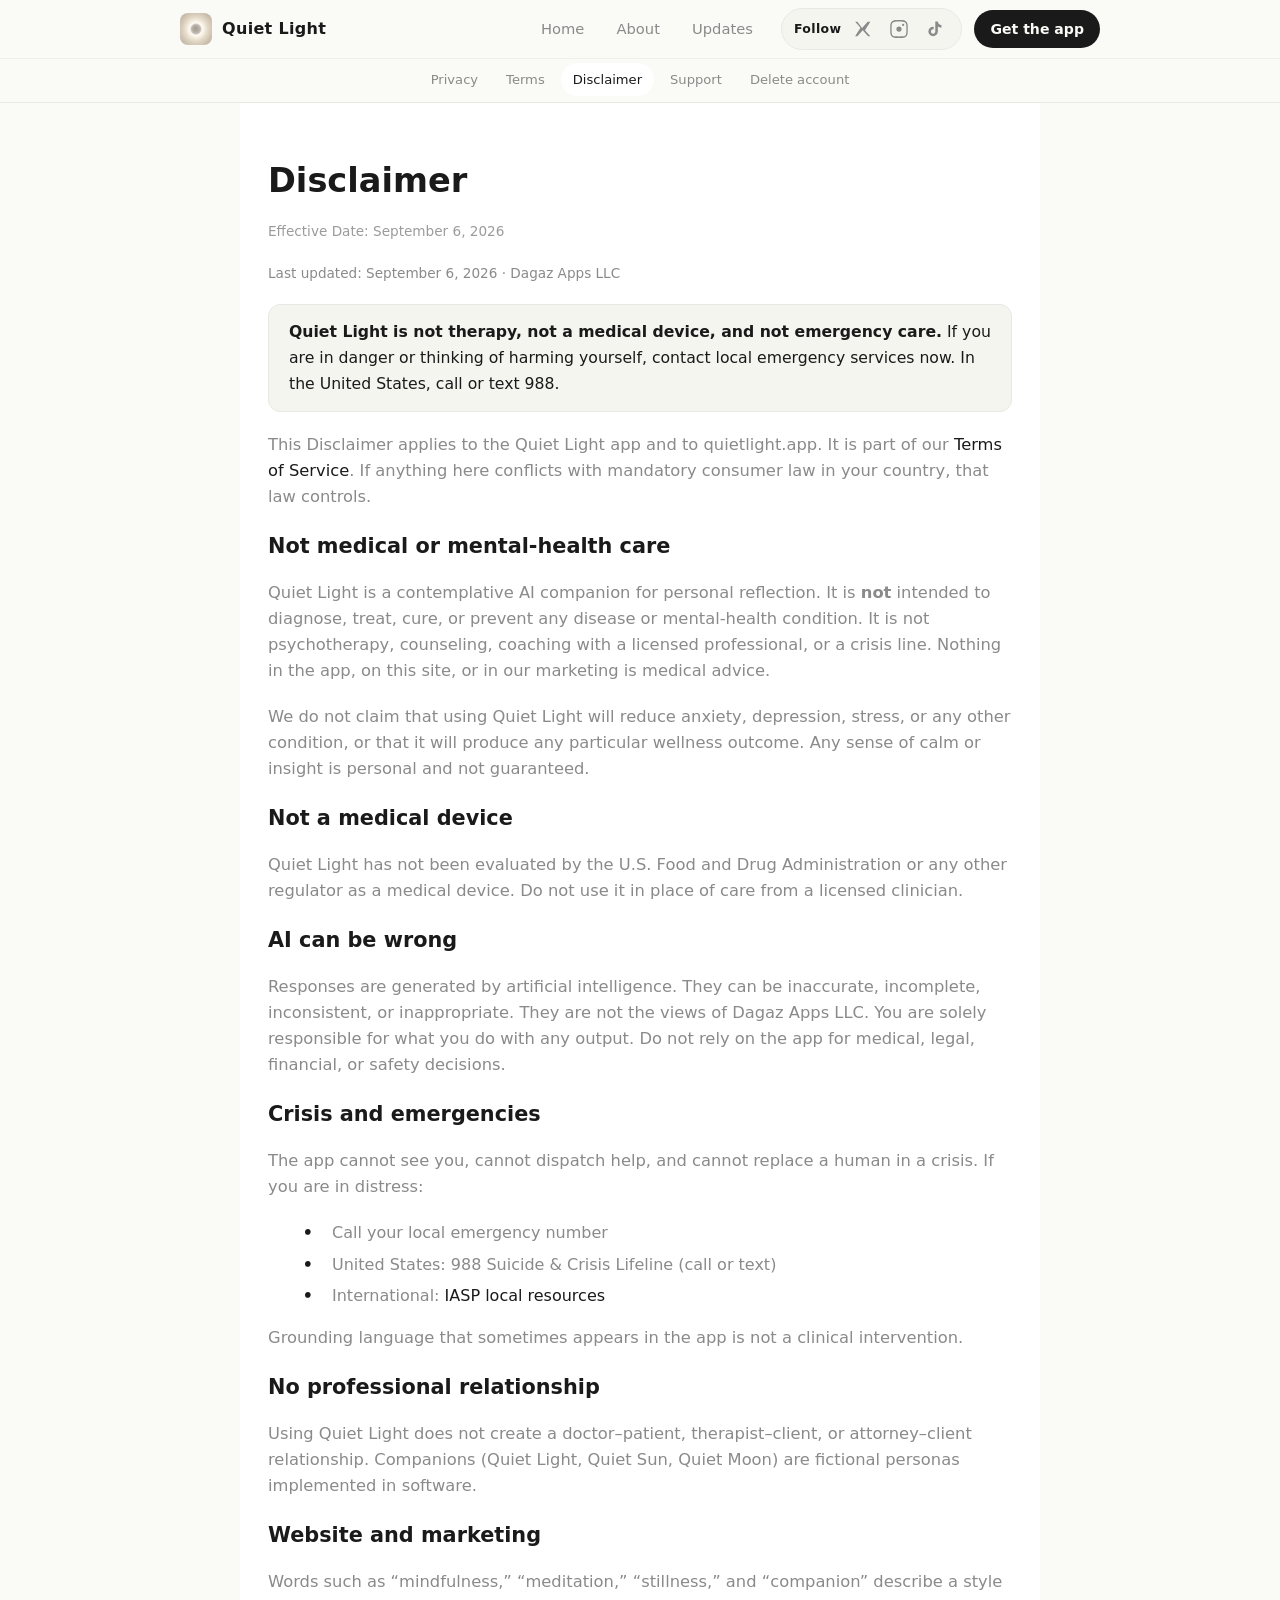
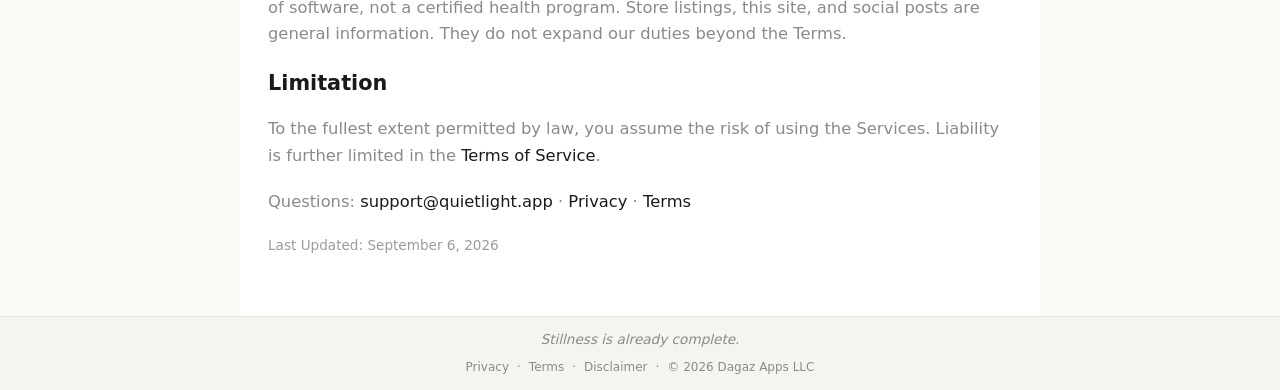
<file: disclaimer.html>
<!DOCTYPE html>
<html lang="en">
<head>
  <meta charset="UTF-8" />
  <meta name="viewport" content="width=device-width, initial-scale=1.0"/>
  <meta name="description" content="Important disclaimer: Quiet Light is not therapy, not a medical device, and not a substitute for professional care." />
  <meta name="robots" content="index, follow" />
  <meta name="theme-color" content="#FAFAF7" />
  <meta property="og:type" content="website" />
  <meta property="og:title" content="Disclaimer – Quiet Light" />
  <meta property="og:description" content="Quiet Light is not therapy, not a medical device, and not a substitute for professional care." />
  <meta property="og:url" content="https://quietlight.app/disclaimer.html" />
  <meta property="og:image" content="https://quietlight.app/images/og-image.png" />
  <meta property="og:image:width" content="1200" />
  <meta property="og:image:height" content="630" />
  <meta property="og:site_name" content="Quiet Light" />
  <meta name="twitter:card" content="summary_large_image" />
  <meta name="twitter:site" content="@QuietLightApp" />
  <meta name="twitter:title" content="Disclaimer – Quiet Light" />
  <meta name="twitter:description" content="Quiet Light is not therapy, not a medical device, and not a substitute for professional care." />
  <meta name="twitter:image" content="https://quietlight.app/images/og-image.png" />
  <link rel="canonical" href="https://quietlight.app/disclaimer.html" />
  <link rel="icon" type="image/png" sizes="32x32" href="/images/favicon-32.png" />
  <link rel="apple-touch-icon" href="/images/apple-touch-icon.png" />
  <link rel="stylesheet" href="css/site-nav.css">
  <link rel="stylesheet" href="css/site-loader.css">
  <link rel="stylesheet" href="css/site-motion.css">
  <link rel="stylesheet" href="css/legal.css">
  <title>Disclaimer – Quiet Light</title>
  <style>
    :root {
      --text: #1A1A1A;
      --text-secondary: #8A8A8A;
      --link: #1A1A1A;
      --background-root: #FAFAF7;
      --background-default: #FFFFFF;
      --background-secondary: #F5F5F0;
      --border: #E8E8E5;

      --spacing-xl: 28px;
      --spacing-lg: 20px;
      --spacing-md: 14px;
      --spacing-sm: 10px;
      --spacing-xs: 6px;
      --spacing-3xl: 40px;
    }

    * { box-sizing: border-box; }

    html, body {
      margin: 0;
      padding: 0;
      min-height: 100vh;
      font-family: system-ui, -apple-system, BlinkMacSystemFont, 'Segoe UI', Roboto, sans-serif;
      background: var(--background-root);
      color: var(--text);
      line-height: 1.6;
    }

    body {
      display: flex;
      flex-direction: column;
    }

    main {
      flex: 1;
      padding: var(--spacing-xl) var(--spacing-xl) var(--spacing-3xl);
      max-width: 800px;
      margin: 0 auto;
      background: var(--background-default);
    }

    .title {
      font-size: 2.1rem;
      font-weight: 600;
      margin-bottom: var(--spacing-xs);
      color: var(--text);
    }

    .effective-date,
    .last-updated {
      font-size: 0.85rem;
      color: var(--text-secondary);
      margin-bottom: var(--spacing-lg);
      opacity: 0.85;
    }

    .intro,
    .body {
      font-size: 1.02rem;
      color: var(--text-secondary);
      margin-bottom: var(--spacing-lg);
      line-height: 1.6;
    }

    .section-title {
      font-size: 1.3rem;
      font-weight: 600;
      margin: var(--spacing-md) 0 var(--spacing-sm);
      color: var(--text);
    }

    .bullet-list {
      margin-left: var(--spacing-md);
      margin-bottom: var(--spacing-md);
    }

    .bullet-item {
      font-size: 1rem;
      color: var(--text-secondary);
      margin-bottom: var(--spacing-xs);
      padding-left: var(--spacing-sm);
      position: relative;
    }

    .bullet-item::before {
      content: "•";
      position: absolute;
      left: -1.2em;
      color: var(--text);
      font-weight: bold;
    }

    a {
      color: var(--link);
      text-decoration: none;
    }

    a:hover {
      text-decoration: underline;
    }

    @media (max-width: 600px) {
      main {
        padding: var(--spacing-lg) var(--spacing-lg) var(--spacing-3xl);
      }
      .title { font-size: 1.9rem; }
    }
  </style>
</head>
<body>
  <script src="js/site-loader.js"></script>
  <main>
    <h1 class="title">Disclaimer</h1>
    <p class="effective-date">Effective Date: September 6, 2026</p>
    <p class="legal-meta">Last updated: September 6, 2026 · Dagaz Apps LLC</p>

    <div class="legal-callout">
      <p><strong>Quiet Light is not therapy, not a medical device, and not emergency care.</strong> If you are in danger or thinking of harming yourself, contact local emergency services now. In the United States, call or text 988.</p>
    </div>

    <p class="intro">
      This Disclaimer applies to the Quiet Light app and to quietlight.app. It is part of our <a href="terms.html">Terms of Service</a>. If anything here conflicts with mandatory consumer law in your country, that law controls.
    </p>

    <h2 class="section-title">Not medical or mental-health care</h2>
    <p class="body">
      Quiet Light is a contemplative AI companion for personal reflection. It is <strong>not</strong> intended to diagnose, treat, cure, or prevent any disease or mental-health condition. It is not psychotherapy, counseling, coaching with a licensed professional, or a crisis line. Nothing in the app, on this site, or in our marketing is medical advice.
    </p>
    <p class="body">
      We do not claim that using Quiet Light will reduce anxiety, depression, stress, or any other condition, or that it will produce any particular wellness outcome. Any sense of calm or insight is personal and not guaranteed.
    </p>

    <h2 class="section-title">Not a medical device</h2>
    <p class="body">
      Quiet Light has not been evaluated by the U.S. Food and Drug Administration or any other regulator as a medical device. Do not use it in place of care from a licensed clinician.
    </p>

    <h2 class="section-title">AI can be wrong</h2>
    <p class="body">
      Responses are generated by artificial intelligence. They can be inaccurate, incomplete, inconsistent, or inappropriate. They are not the views of Dagaz Apps LLC. You are solely responsible for what you do with any output. Do not rely on the app for medical, legal, financial, or safety decisions.
    </p>

    <h2 class="section-title">Crisis and emergencies</h2>
    <p class="body">
      The app cannot see you, cannot dispatch help, and cannot replace a human in a crisis. If you are in distress:
    </p>
    <ul class="bullet-list">
      <li class="bullet-item">Call your local emergency number</li>
      <li class="bullet-item">United States: 988 Suicide &amp; Crisis Lifeline (call or text)</li>
      <li class="bullet-item">International: <a href="https://www.iasp.info/suicidalthoughts/" rel="noopener noreferrer" target="_blank">IASP local resources</a></li>
    </ul>
    <p class="body">
      Grounding language that sometimes appears in the app is not a clinical intervention.
    </p>

    <h2 class="section-title">No professional relationship</h2>
    <p class="body">
      Using Quiet Light does not create a doctor–patient, therapist–client, or attorney–client relationship. Companions (Quiet Light, Quiet Sun, Quiet Moon) are fictional personas implemented in software.
    </p>

    <h2 class="section-title">Website and marketing</h2>
    <p class="body">
      Words such as “mindfulness,” “meditation,” “stillness,” and “companion” describe a style of software, not a certified health program. Store listings, this site, and social posts are general information. They do not expand our duties beyond the Terms.
    </p>

    <h2 class="section-title">Limitation</h2>
    <p class="body">
      To the fullest extent permitted by law, you assume the risk of using the Services. Liability is further limited in the <a href="terms.html">Terms of Service</a>.
    </p>

    <p class="body">
      Questions:
      <a href="mailto:support@quietlight.app">support@quietlight.app</a>
      ·
      <a href="privacy.html">Privacy</a>
      ·
      <a href="terms.html">Terms</a>
    </p>

    <p class="last-updated">Last Updated: September 6, 2026</p>
  </main>

  <footer></footer>
  <script src="js/site-nav.js" defer></script>
</body>
</html>
</file>
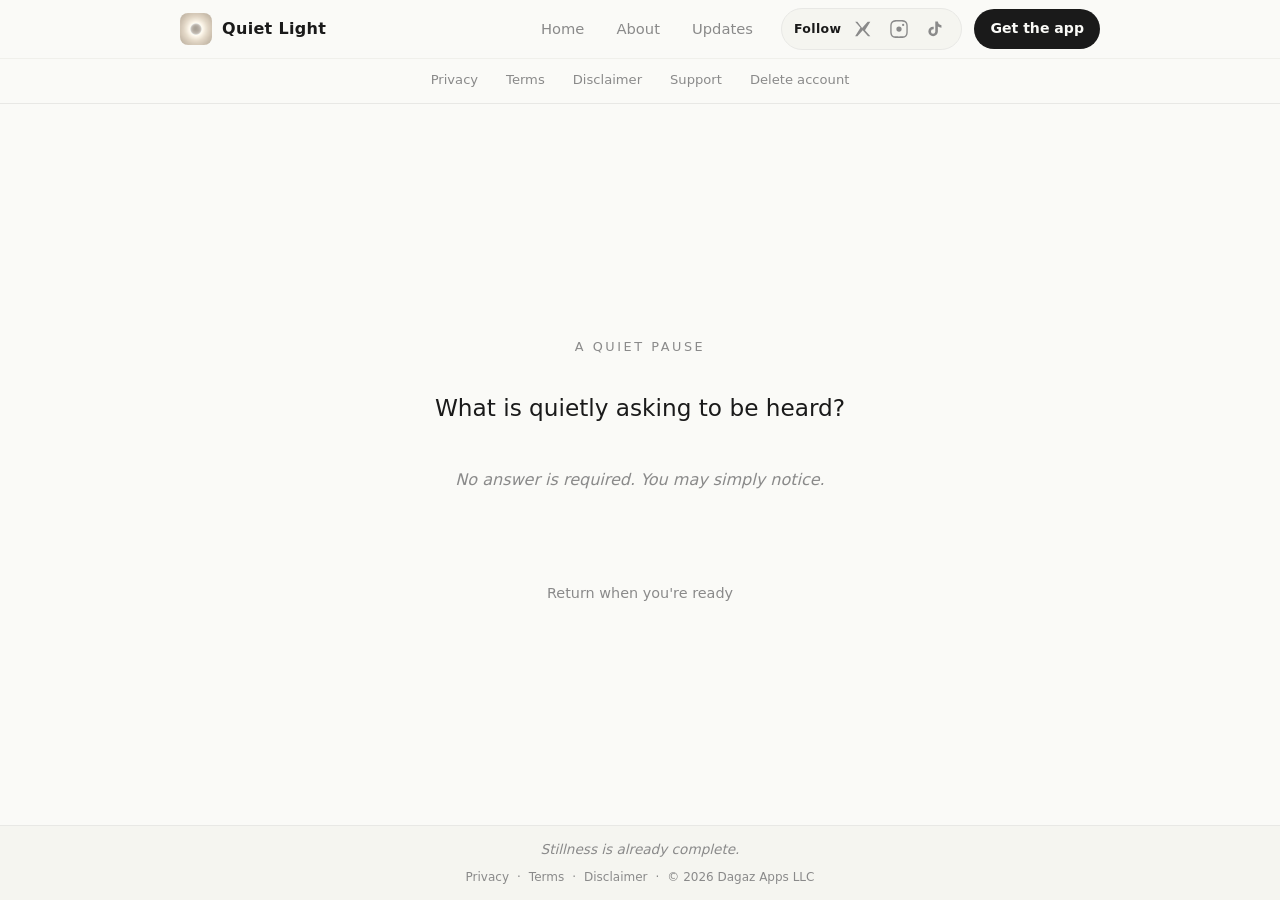
<file: pause.html>
<!DOCTYPE html>
<html lang="en">
<head>
  <meta charset="UTF-8" />
  <meta name="viewport" content="width=device-width, initial-scale=1.0"/>
  <meta name="robots" content="noindex, nofollow" />
  <meta name="description" content="A quiet place to sit for a moment." />
  <meta name="theme-color" content="#FAFAF7" />
  <link rel="icon" type="image/png" sizes="32x32" href="/images/favicon-32.png" />
  <link rel="apple-touch-icon" href="/images/apple-touch-icon.png" />
  <link rel="stylesheet" href="css/site-nav.css">
  <link rel="stylesheet" href="css/site-loader.css">
  <link rel="stylesheet" href="css/site-motion.css">
  <title>Pause – Quiet Light</title>
  <style>
    :root {
      --text: #1A1A1A;
      --text-secondary: #8A8A8A;
      --background-root: #FAFAF7;
      --background-secondary: #F5F5F0;
      --border: #E8E8E5;
      --glow: rgba(250, 248, 240, 0.9);
    }

    * { box-sizing: border-box; }

    html, body {
      margin: 0;
      padding: 0;
      min-height: 100vh;
      font-family: system-ui, -apple-system, BlinkMacSystemFont, 'Segoe UI', Roboto, sans-serif;
      background: var(--background-root);
      color: var(--text);
      line-height: 1.7;
    }

    body {
      display: flex;
      flex-direction: column;
      min-height: 100vh;
    }

    main {
      flex: 1;
      display: flex;
      flex-direction: column;
      align-items: center;
      justify-content: center;
      text-align: center;
      position: relative;
      overflow: hidden;
    }

    .glow {
      position: absolute;
      width: 320px;
      height: 320px;
      border-radius: 50%;
      background: radial-gradient(circle, var(--glow) 0%, transparent 70%);
      opacity: 0;
      animation: breathe 8s ease-in-out infinite;
      pointer-events: none;
    }

    @keyframes breathe {
      0%, 100% { opacity: 0.3; transform: scale(0.92); }
      50% { opacity: 0.85; transform: scale(1.08); }
    }

    .content {
      position: relative;
      z-index: 1;
      max-width: 420px;
      opacity: 0;
      animation: fadeIn 2.4s ease forwards;
    }

    @keyframes fadeIn {
      to { opacity: 1; }
    }

    .label {
      font-size: 0.8rem;
      letter-spacing: 0.2em;
      text-transform: uppercase;
      color: var(--text-secondary);
      margin-bottom: 32px;
    }

    .question {
      font-size: 1.45rem;
      font-weight: 400;
      color: var(--text);
      margin: 0 0 40px;
      line-height: 1.55;
    }

    .invitation {
      font-size: 1rem;
      color: var(--text-secondary);
      margin: 0 0 48px;
      font-style: italic;
    }

    .timer {
      font-size: 0.85rem;
      color: var(--text-secondary);
      opacity: 0.6;
      margin-top: clamp(20px, 5vh, 40px);
      min-height: 1.4em;
    }

    .return {
      display: inline-block;
      margin-top: 8px;
      font-size: 0.9rem;
      color: var(--text-secondary);
      text-decoration: none;
      border-bottom: 1px solid transparent;
      transition: color 0.3s ease, border-color 0.3s ease;
      opacity: 0;
      animation: fadeIn 1s ease 12s forwards;
    }

    .return:hover {
      color: var(--text);
      border-bottom-color: var(--border);
    }

    @media (prefers-reduced-motion: reduce) {
      .glow { animation: none; opacity: 0.5; }
      .content, .return { animation: none; opacity: 1; }
    }
  </style>
</head>
<body>
  <script src="js/site-loader.js"></script>
  <main>
    <div class="glow" aria-hidden="true"></div>

    <div class="content">
      <p class="label">A quiet pause</p>
      <p class="question" id="question">What is here, right now, beneath the noise?</p>
      <p class="invitation">No answer is required. You may simply notice.</p>
      <p class="timer" id="timer" aria-live="polite"></p>
      <a href="index.html" class="return" id="return-link">Return when you're ready</a>
    </div>
  </main>

  <footer></footer>

  <script>
    const questions = [
      "What is here, right now, beneath the noise?",
      "What wants a little more room to breathe?",
      "What would it feel like to set this down, just for a moment?",
      "What is already complete, without your effort?",
      "What is quietly asking to be heard?"
    ];

    const dayIndex = new Date().getDate() % questions.length;
    document.getElementById("question").textContent = questions[dayIndex];

    const timerEl = document.getElementById("timer");
    const returnLink = document.getElementById("return-link");
    let seconds = 0;
    const interval = setInterval(() => {
      seconds++;
      if (seconds < 8) return;
      if (seconds < 20) {
        timerEl.textContent = "Still here. Still enough.";
      } else if (seconds < 45) {
        timerEl.textContent = "Nothing to fix. Nothing to finish.";
      } else {
        timerEl.textContent = "You may return whenever you wish.";
        returnLink.style.opacity = "1";
        clearInterval(interval);
      }
    }, 1000);
  </script>
  <script src="js/site-nav.js" defer></script>
</body>
</html>
</file>
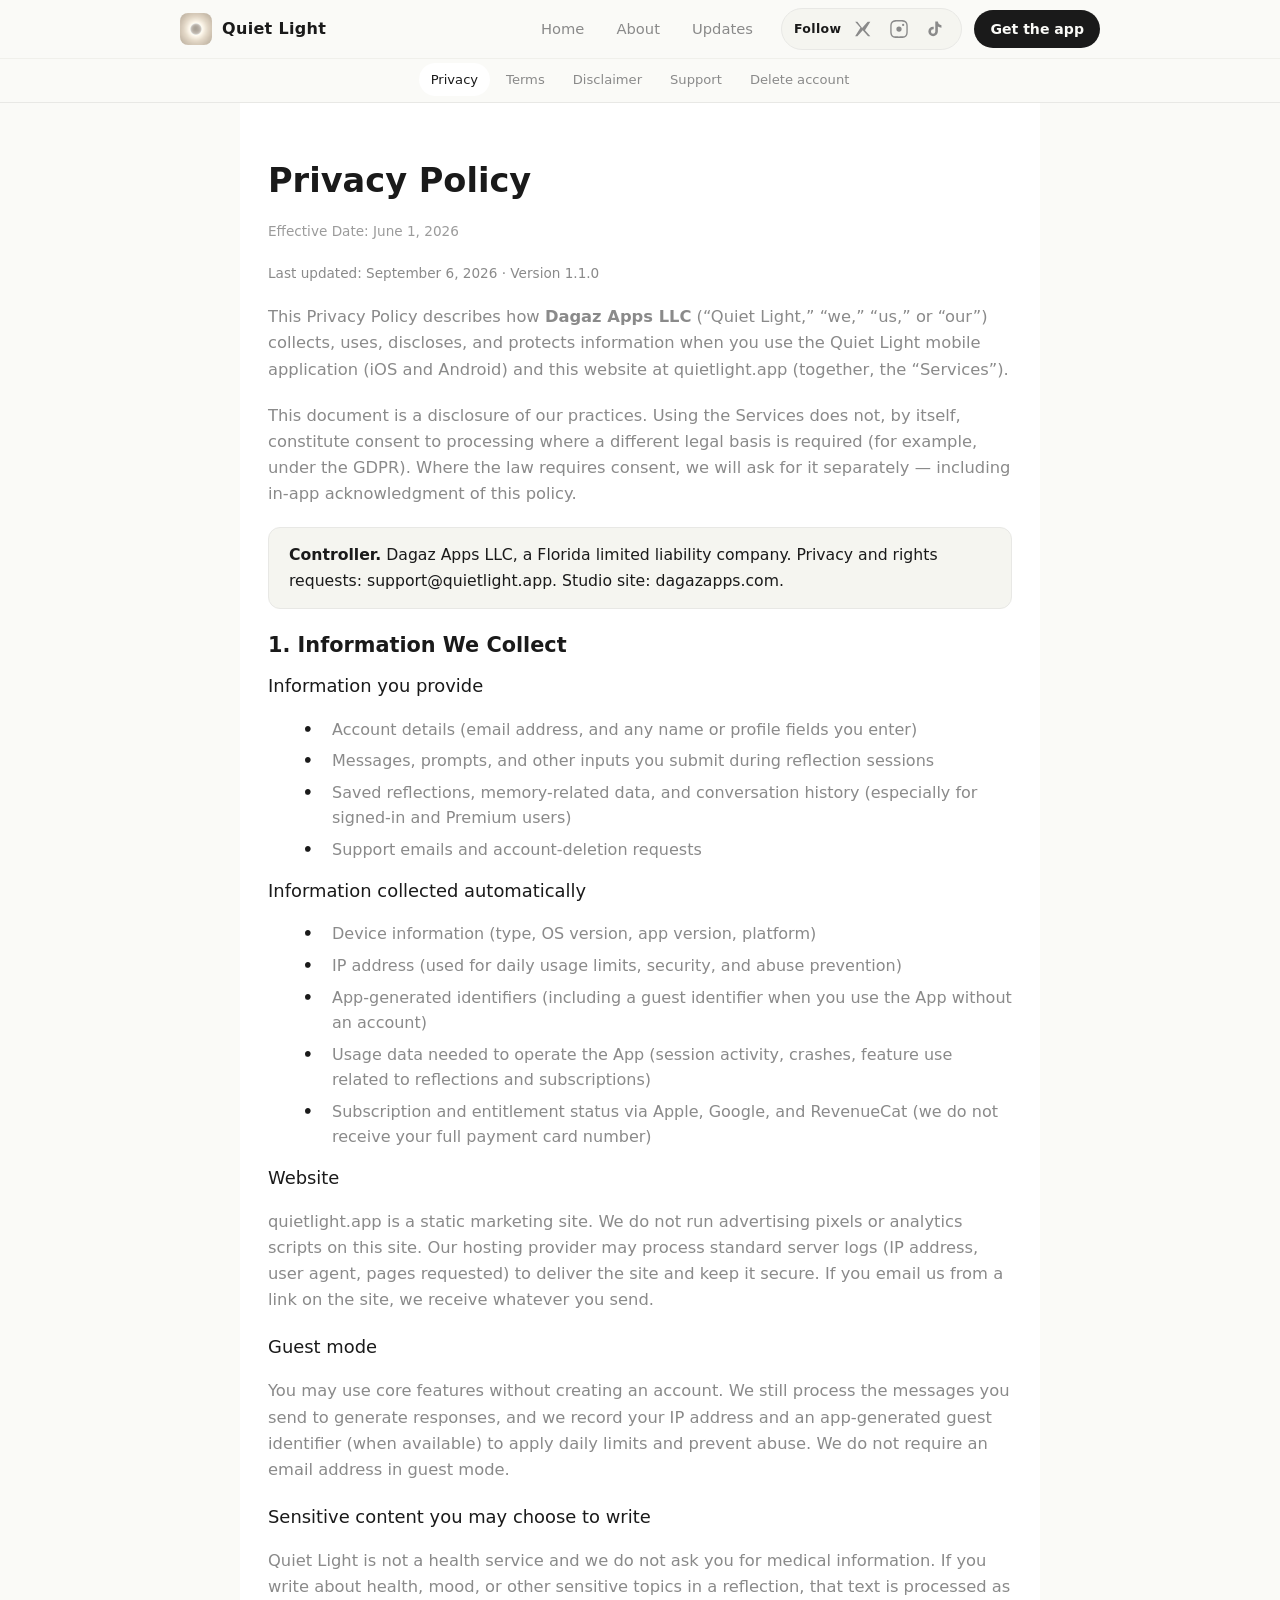
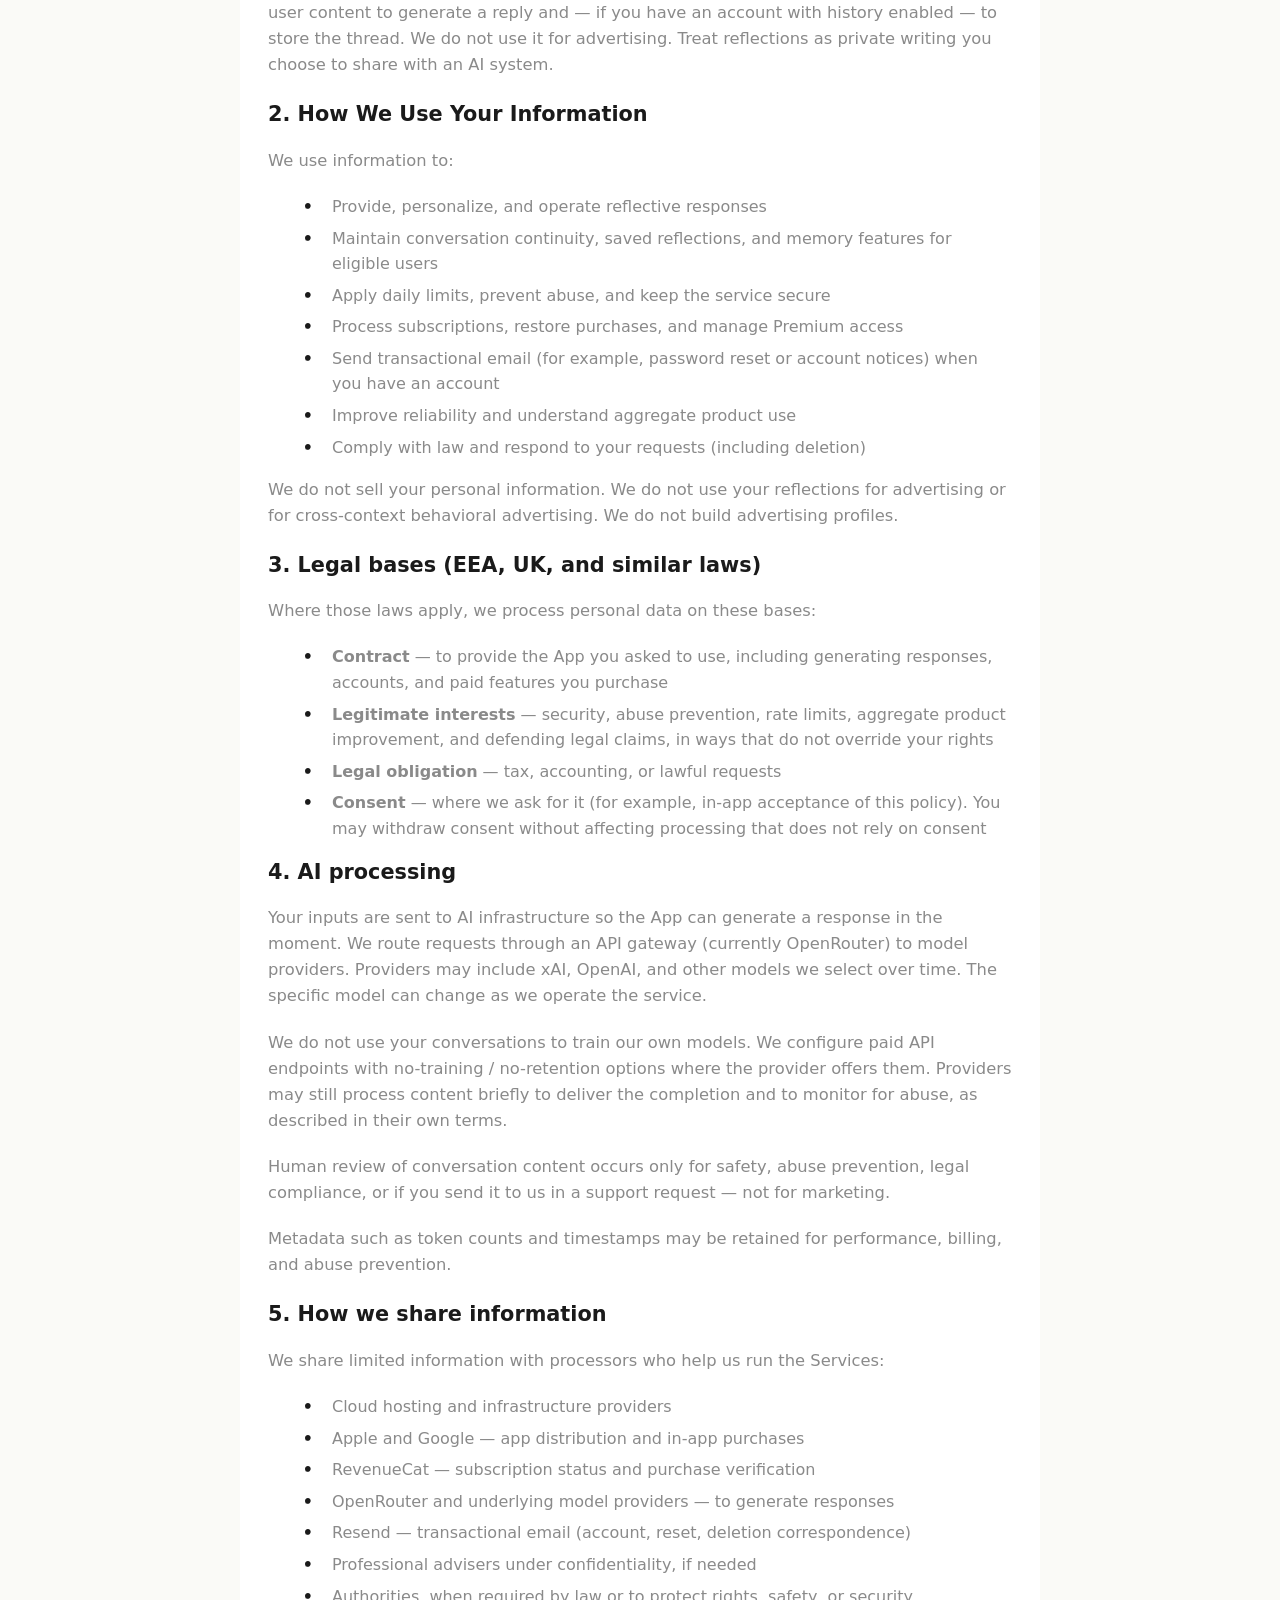
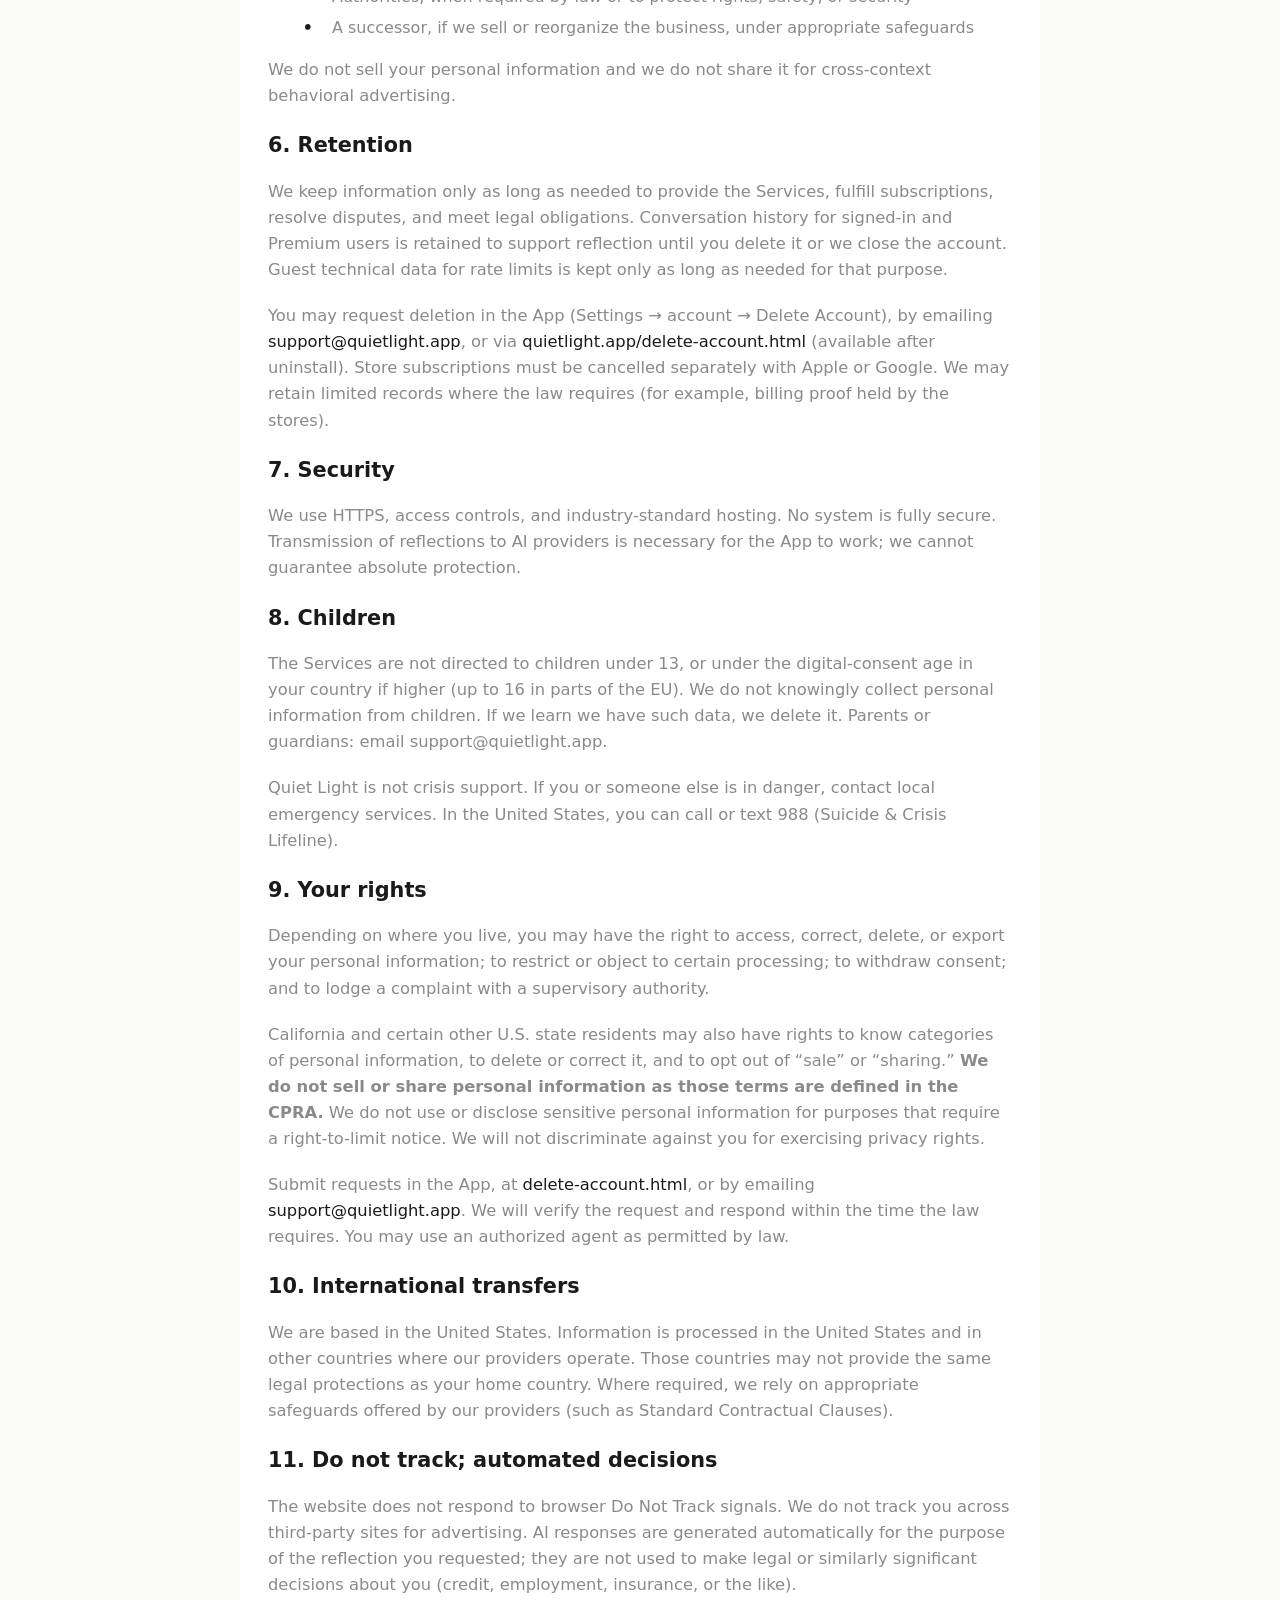
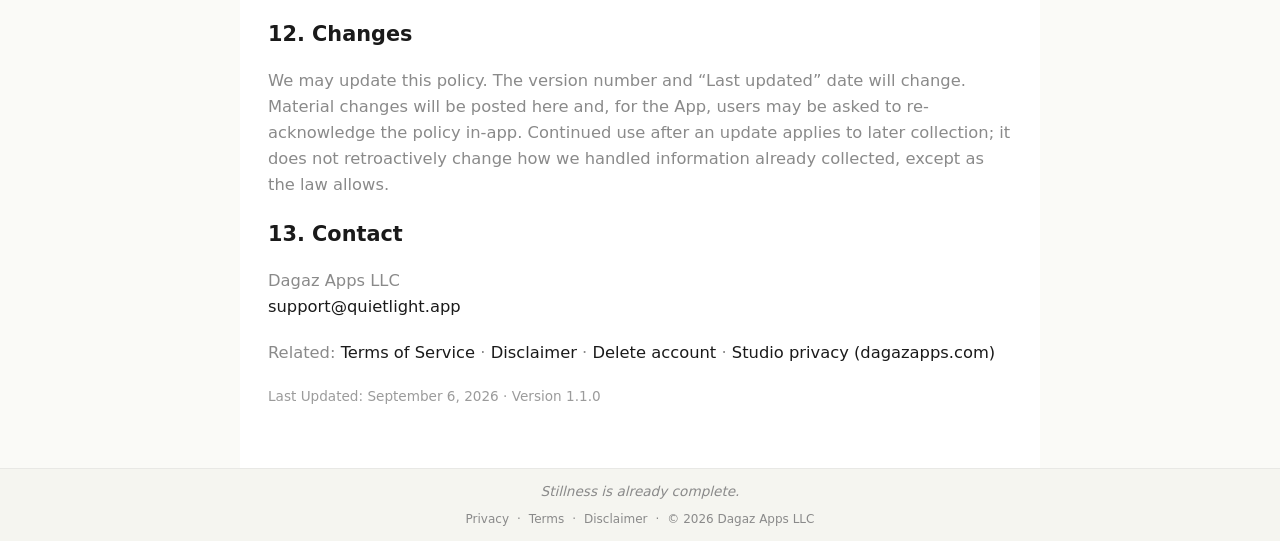
<file: privacy.html>
<!DOCTYPE html>
<html lang="en">
<head>
  <meta charset="UTF-8" />
  <meta name="viewport" content="width=device-width, initial-scale=1.0"/>
  <meta name="description" content="Privacy policy for Quiet Light (Dagaz Apps LLC) — how we handle your data, reflections, and account information." />
  <meta name="robots" content="index, follow" />
  <meta name="theme-color" content="#FAFAF7" />
  <meta property="og:type" content="website" />
  <meta property="og:title" content="Privacy Policy – Quiet Light" />
  <meta property="og:description" content="How Quiet Light handles your data, reflections, and account information." />
  <meta property="og:url" content="https://quietlight.app/privacy.html" />
  <meta property="og:image" content="https://quietlight.app/images/og-image.png" />
  <meta property="og:image:width" content="1200" />
  <meta property="og:image:height" content="630" />
  <meta property="og:site_name" content="Quiet Light" />
  <meta name="twitter:card" content="summary_large_image" />
  <meta name="twitter:site" content="@QuietLightApp" />
  <meta name="twitter:title" content="Privacy Policy – Quiet Light" />
  <meta name="twitter:description" content="How Quiet Light handles your data, reflections, and account information." />
  <meta name="twitter:image" content="https://quietlight.app/images/og-image.png" />
  <link rel="canonical" href="https://quietlight.app/privacy.html" />
  <link rel="icon" type="image/png" sizes="32x32" href="/images/favicon-32.png" />
  <link rel="apple-touch-icon" href="/images/apple-touch-icon.png" />
  <link rel="stylesheet" href="css/site-nav.css">
  <link rel="stylesheet" href="css/site-loader.css">
  <link rel="stylesheet" href="css/site-motion.css">
  <link rel="stylesheet" href="css/legal.css">
  <title>Privacy Policy – Quiet Light</title>
  <style>
    :root {
      --text: #1A1A1A;
      --text-secondary: #8A8A8A;
      --link: #1A1A1A;
      --background-root: #FAFAF7;
      --background-default: #FFFFFF;
      --background-secondary: #F5F5F0;
      --border: #E8E8E5;

      --spacing-xl: 28px;
      --spacing-lg: 20px;
      --spacing-md: 14px;
      --spacing-sm: 10px;
      --spacing-xs: 6px;
      --spacing-3xl: 40px;
    }

    * { box-sizing: border-box; }

    html, body {
      margin: 0;
      padding: 0;
      min-height: 100vh;
      font-family: system-ui, -apple-system, BlinkMacSystemFont, 'Segoe UI', Roboto, sans-serif;
      background: var(--background-root);
      color: var(--text);
      line-height: 1.6;
    }

    body {
      display: flex;
      flex-direction: column;
    }

    main {
      flex: 1;
      padding: var(--spacing-xl) var(--spacing-xl) var(--spacing-3xl);
      max-width: 800px;
      margin: 0 auto;
      background: var(--background-default);
    }

    .title {
      font-size: 2.1rem;
      font-weight: 600;
      margin-bottom: var(--spacing-xs);
      color: var(--text);
    }

    .effective-date,
    .last-updated {
      font-size: 0.85rem;
      color: var(--text-secondary);
      margin-bottom: var(--spacing-lg);
      opacity: 0.85;
    }

    .intro,
    .body {
      font-size: 1.02rem;
      color: var(--text-secondary);
      margin-bottom: var(--spacing-lg);
      line-height: 1.6;
    }

    .section-title {
      font-size: 1.3rem;
      font-weight: 600;
      margin: var(--spacing-md) 0 var(--spacing-sm);
      color: var(--text);
    }

    .subheading {
      font-size: 1.12rem;
      font-weight: 500;
      margin: var(--spacing-sm) 0 var(--spacing-xs);
      color: var(--text);
    }

    .bullet-list {
      margin-left: var(--spacing-md);
      margin-bottom: var(--spacing-md);
    }

    .bullet-item {
      font-size: 1rem;
      color: var(--text-secondary);
      margin-bottom: var(--spacing-xs);
      padding-left: var(--spacing-sm);
      position: relative;
    }

    .bullet-item::before {
      content: "•";
      position: absolute;
      left: -1.2em;
      color: var(--text);
      font-weight: bold;
    }

    a {
      color: var(--link);
      text-decoration: none;
    }

    a:hover {
      text-decoration: underline;
    }

    @media (max-width: 600px) {
      main {
        padding: var(--spacing-lg) var(--spacing-lg) var(--spacing-3xl);
      }
      .title { font-size: 1.9rem; }
    }
  </style>
</head>
<body>
  <script src="js/site-loader.js"></script>
  <main>
    <h1 class="title">Privacy Policy</h1>
    <p class="effective-date">Effective Date: June 1, 2026</p>
    <p class="legal-meta">Last updated: September 6, 2026 · Version 1.1.0</p>

    <p class="intro">
      This Privacy Policy describes how <strong>Dagaz Apps LLC</strong> (“Quiet Light,” “we,” “us,” or “our”) collects, uses, discloses, and protects information when you use the Quiet Light mobile application (iOS and Android) and this website at quietlight.app (together, the “Services”).
    </p>
    <p class="body">
      This document is a disclosure of our practices. Using the Services does not, by itself, constitute consent to processing where a different legal basis is required (for example, under the GDPR). Where the law requires consent, we will ask for it separately — including in-app acknowledgment of this policy.
    </p>
    <div class="legal-callout">
      <p><strong>Controller.</strong> Dagaz Apps LLC, a Florida limited liability company. Privacy and rights requests: <a href="mailto:support@quietlight.app">support@quietlight.app</a>. Studio site: <a href="https://dagazapps.com">dagazapps.com</a>.</p>
    </div>

    <h2 class="section-title">1. Information We Collect</h2>

    <h3 class="subheading">Information you provide</h3>
    <ul class="bullet-list">
      <li class="bullet-item">Account details (email address, and any name or profile fields you enter)</li>
      <li class="bullet-item">Messages, prompts, and other inputs you submit during reflection sessions</li>
      <li class="bullet-item">Saved reflections, memory-related data, and conversation history (especially for signed-in and Premium users)</li>
      <li class="bullet-item">Support emails and account-deletion requests</li>
    </ul>

    <h3 class="subheading">Information collected automatically</h3>
    <ul class="bullet-list">
      <li class="bullet-item">Device information (type, OS version, app version, platform)</li>
      <li class="bullet-item">IP address (used for daily usage limits, security, and abuse prevention)</li>
      <li class="bullet-item">App-generated identifiers (including a guest identifier when you use the App without an account)</li>
      <li class="bullet-item">Usage data needed to operate the App (session activity, crashes, feature use related to reflections and subscriptions)</li>
      <li class="bullet-item">Subscription and entitlement status via Apple, Google, and RevenueCat (we do not receive your full payment card number)</li>
    </ul>

    <h3 class="subheading">Website</h3>
    <p class="body">
      quietlight.app is a static marketing site. We do not run advertising pixels or analytics scripts on this site. Our hosting provider may process standard server logs (IP address, user agent, pages requested) to deliver the site and keep it secure. If you email us from a link on the site, we receive whatever you send.
    </p>

    <h3 class="subheading">Guest mode</h3>
    <p class="body">
      You may use core features without creating an account. We still process the messages you send to generate responses, and we record your IP address and an app-generated guest identifier (when available) to apply daily limits and prevent abuse. We do not require an email address in guest mode.
    </p>

    <h3 class="subheading">Sensitive content you may choose to write</h3>
    <p class="body">
      Quiet Light is not a health service and we do not ask you for medical information. If you write about health, mood, or other sensitive topics in a reflection, that text is processed as user content to generate a reply and — if you have an account with history enabled — to store the thread. We do not use it for advertising. Treat reflections as private writing you choose to share with an AI system.
    </p>

    <h2 class="section-title">2. How We Use Your Information</h2>
    <p class="body">We use information to:</p>
    <ul class="bullet-list">
      <li class="bullet-item">Provide, personalize, and operate reflective responses</li>
      <li class="bullet-item">Maintain conversation continuity, saved reflections, and memory features for eligible users</li>
      <li class="bullet-item">Apply daily limits, prevent abuse, and keep the service secure</li>
      <li class="bullet-item">Process subscriptions, restore purchases, and manage Premium access</li>
      <li class="bullet-item">Send transactional email (for example, password reset or account notices) when you have an account</li>
      <li class="bullet-item">Improve reliability and understand aggregate product use</li>
      <li class="bullet-item">Comply with law and respond to your requests (including deletion)</li>
    </ul>
    <p class="body">
      We do not sell your personal information. We do not use your reflections for advertising or for cross-context behavioral advertising. We do not build advertising profiles.
    </p>

    <h2 class="section-title">3. Legal bases (EEA, UK, and similar laws)</h2>
    <p class="body">Where those laws apply, we process personal data on these bases:</p>
    <ul class="bullet-list">
      <li class="bullet-item"><strong>Contract</strong> — to provide the App you asked to use, including generating responses, accounts, and paid features you purchase</li>
      <li class="bullet-item"><strong>Legitimate interests</strong> — security, abuse prevention, rate limits, aggregate product improvement, and defending legal claims, in ways that do not override your rights</li>
      <li class="bullet-item"><strong>Legal obligation</strong> — tax, accounting, or lawful requests</li>
      <li class="bullet-item"><strong>Consent</strong> — where we ask for it (for example, in-app acceptance of this policy). You may withdraw consent without affecting processing that does not rely on consent</li>
    </ul>

    <h2 class="section-title">4. AI processing</h2>
    <p class="body">
      Your inputs are sent to AI infrastructure so the App can generate a response in the moment. We route requests through an API gateway (currently OpenRouter) to model providers. Providers may include xAI, OpenAI, and other models we select over time. The specific model can change as we operate the service.
    </p>
    <p class="body">
      We do not use your conversations to train our own models. We configure paid API endpoints with no-training / no-retention options where the provider offers them. Providers may still process content briefly to deliver the completion and to monitor for abuse, as described in their own terms.
    </p>
    <p class="body">
      Human review of conversation content occurs only for safety, abuse prevention, legal compliance, or if you send it to us in a support request — not for marketing.
    </p>
    <p class="body">
      Metadata such as token counts and timestamps may be retained for performance, billing, and abuse prevention.
    </p>

    <h2 class="section-title">5. How we share information</h2>
    <p class="body">We share limited information with processors who help us run the Services:</p>
    <ul class="bullet-list">
      <li class="bullet-item">Cloud hosting and infrastructure providers</li>
      <li class="bullet-item">Apple and Google — app distribution and in-app purchases</li>
      <li class="bullet-item">RevenueCat — subscription status and purchase verification</li>
      <li class="bullet-item">OpenRouter and underlying model providers — to generate responses</li>
      <li class="bullet-item">Resend — transactional email (account, reset, deletion correspondence)</li>
      <li class="bullet-item">Professional advisers under confidentiality, if needed</li>
      <li class="bullet-item">Authorities, when required by law or to protect rights, safety, or security</li>
      <li class="bullet-item">A successor, if we sell or reorganize the business, under appropriate safeguards</li>
    </ul>
    <p class="body">We do not sell your personal information and we do not share it for cross-context behavioral advertising.</p>

    <h2 class="section-title">6. Retention</h2>
    <p class="body">
      We keep information only as long as needed to provide the Services, fulfill subscriptions, resolve disputes, and meet legal obligations. Conversation history for signed-in and Premium users is retained to support reflection until you delete it or we close the account. Guest technical data for rate limits is kept only as long as needed for that purpose.
    </p>
    <p class="body">
      You may request deletion in the App (Settings → account → Delete Account), by emailing
      <a href="mailto:support@quietlight.app">support@quietlight.app</a>,
      or via
      <a href="delete-account.html">quietlight.app/delete-account.html</a>
      (available after uninstall). Store subscriptions must be cancelled separately with Apple or Google. We may retain limited records where the law requires (for example, billing proof held by the stores).
    </p>

    <h2 class="section-title">7. Security</h2>
    <p class="body">
      We use HTTPS, access controls, and industry-standard hosting. No system is fully secure. Transmission of reflections to AI providers is necessary for the App to work; we cannot guarantee absolute protection.
    </p>

    <h2 class="section-title">8. Children</h2>
    <p class="body">
      The Services are not directed to children under 13, or under the digital-consent age in your country if higher (up to 16 in parts of the EU). We do not knowingly collect personal information from children. If we learn we have such data, we delete it. Parents or guardians: email support@quietlight.app.
    </p>
    <p class="body">
      Quiet Light is not crisis support. If you or someone else is in danger, contact local emergency services. In the United States, you can call or text 988 (Suicide &amp; Crisis Lifeline).
    </p>

    <h2 class="section-title">9. Your rights</h2>
    <p class="body">
      Depending on where you live, you may have the right to access, correct, delete, or export your personal information; to restrict or object to certain processing; to withdraw consent; and to lodge a complaint with a supervisory authority.
    </p>
    <p class="body">
      California and certain other U.S. state residents may also have rights to know categories of personal information, to delete or correct it, and to opt out of “sale” or “sharing.” <strong>We do not sell or share personal information as those terms are defined in the CPRA.</strong> We do not use or disclose sensitive personal information for purposes that require a right-to-limit notice. We will not discriminate against you for exercising privacy rights.
    </p>
    <p class="body">
      Submit requests in the App, at
      <a href="delete-account.html">delete-account.html</a>,
      or by emailing
      <a href="mailto:support@quietlight.app">support@quietlight.app</a>.
      We will verify the request and respond within the time the law requires. You may use an authorized agent as permitted by law.
    </p>

    <h2 class="section-title">10. International transfers</h2>
    <p class="body">
      We are based in the United States. Information is processed in the United States and in other countries where our providers operate. Those countries may not provide the same legal protections as your home country. Where required, we rely on appropriate safeguards offered by our providers (such as Standard Contractual Clauses).
    </p>

    <h2 class="section-title">11. Do not track; automated decisions</h2>
    <p class="body">
      The website does not respond to browser Do Not Track signals. We do not track you across third-party sites for advertising. AI responses are generated automatically for the purpose of the reflection you requested; they are not used to make legal or similarly significant decisions about you (credit, employment, insurance, or the like).
    </p>

    <h2 class="section-title">12. Changes</h2>
    <p class="body">
      We may update this policy. The version number and “Last updated” date will change. Material changes will be posted here and, for the App, users may be asked to re-acknowledge the policy in-app. Continued use after an update applies to later collection; it does not retroactively change how we handled information already collected, except as the law allows.
    </p>

    <h2 class="section-title">13. Contact</h2>
    <p class="body">
      Dagaz Apps LLC<br>
      <a href="mailto:support@quietlight.app">support@quietlight.app</a>
    </p>
    <p class="body">
      Related:
      <a href="terms.html">Terms of Service</a> ·
      <a href="disclaimer.html">Disclaimer</a> ·
      <a href="delete-account.html">Delete account</a> ·
      <a href="https://dagazapps.com/privacy">Studio privacy (dagazapps.com)</a>
    </p>

    <p class="last-updated">Last Updated: September 6, 2026 · Version 1.1.0</p>
  </main>

  <footer></footer>
  <script src="js/site-nav.js" defer></script>
</body>
</html>
</file>
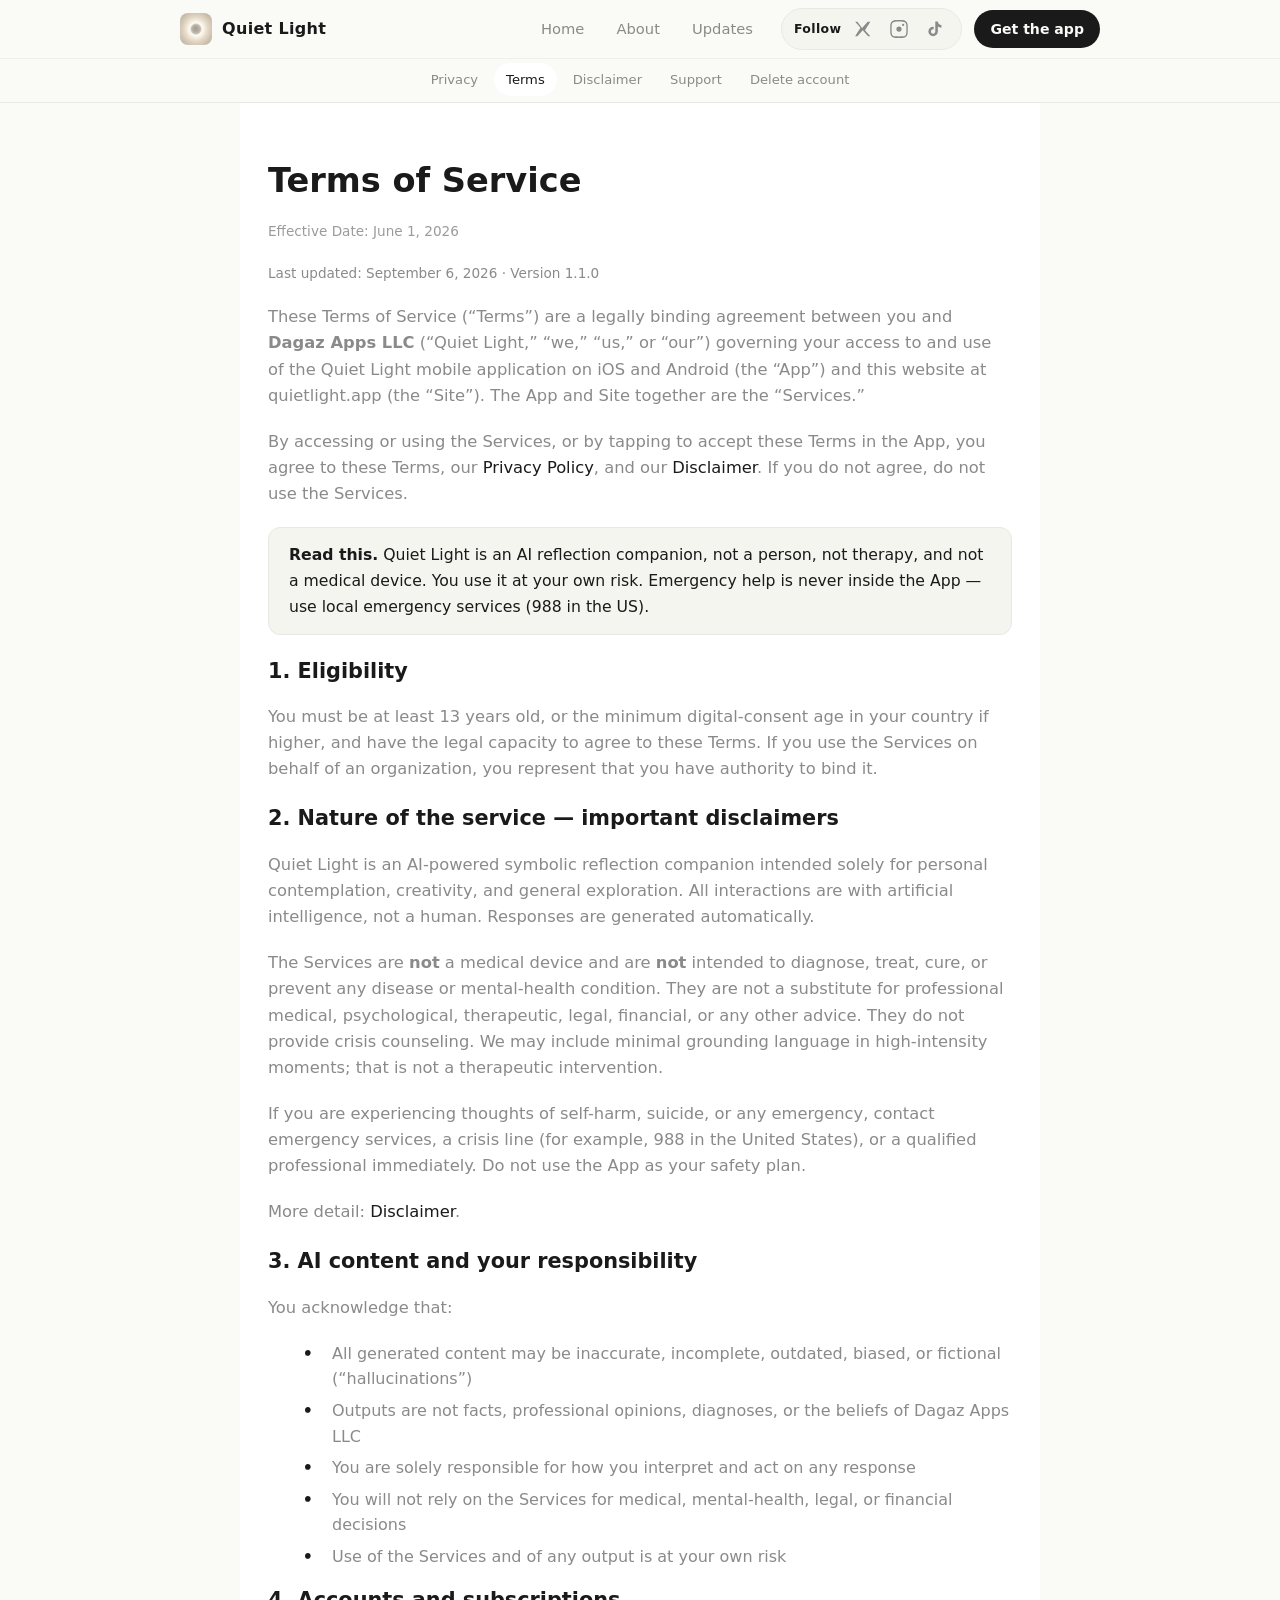
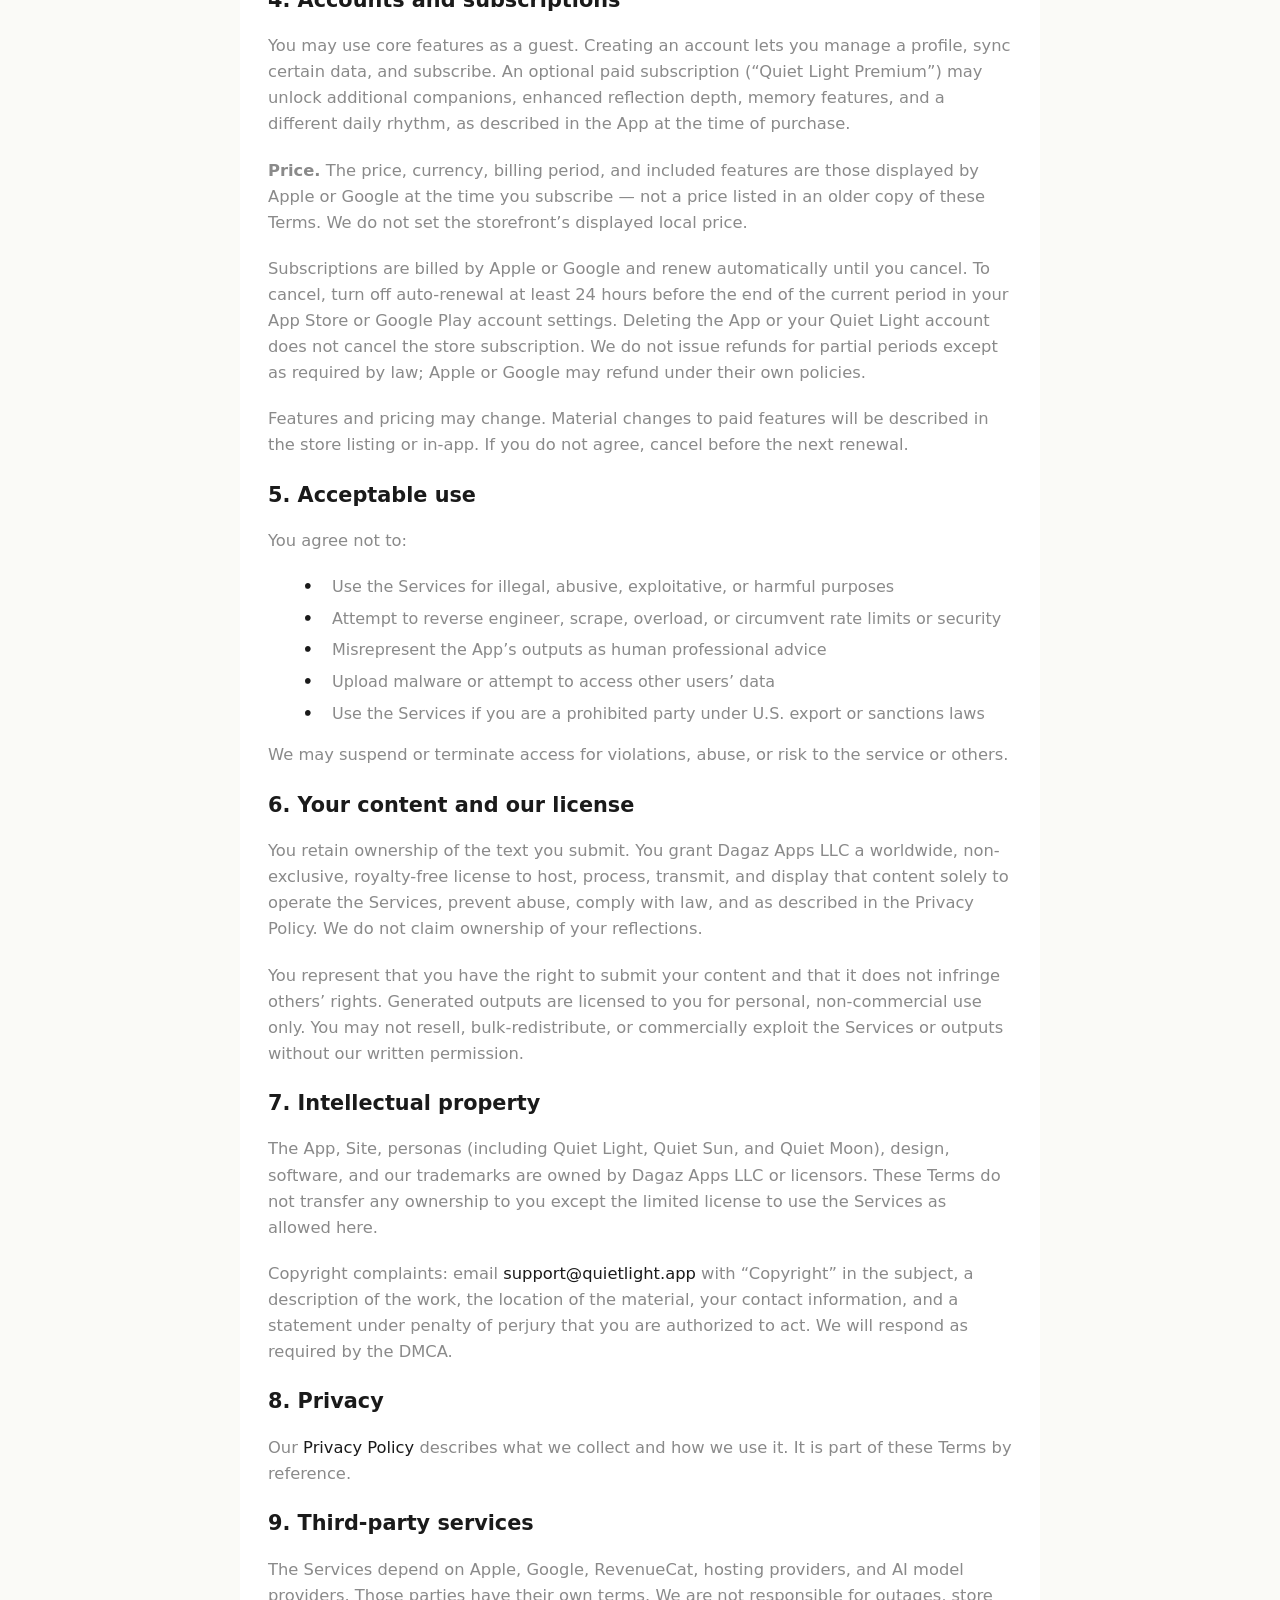
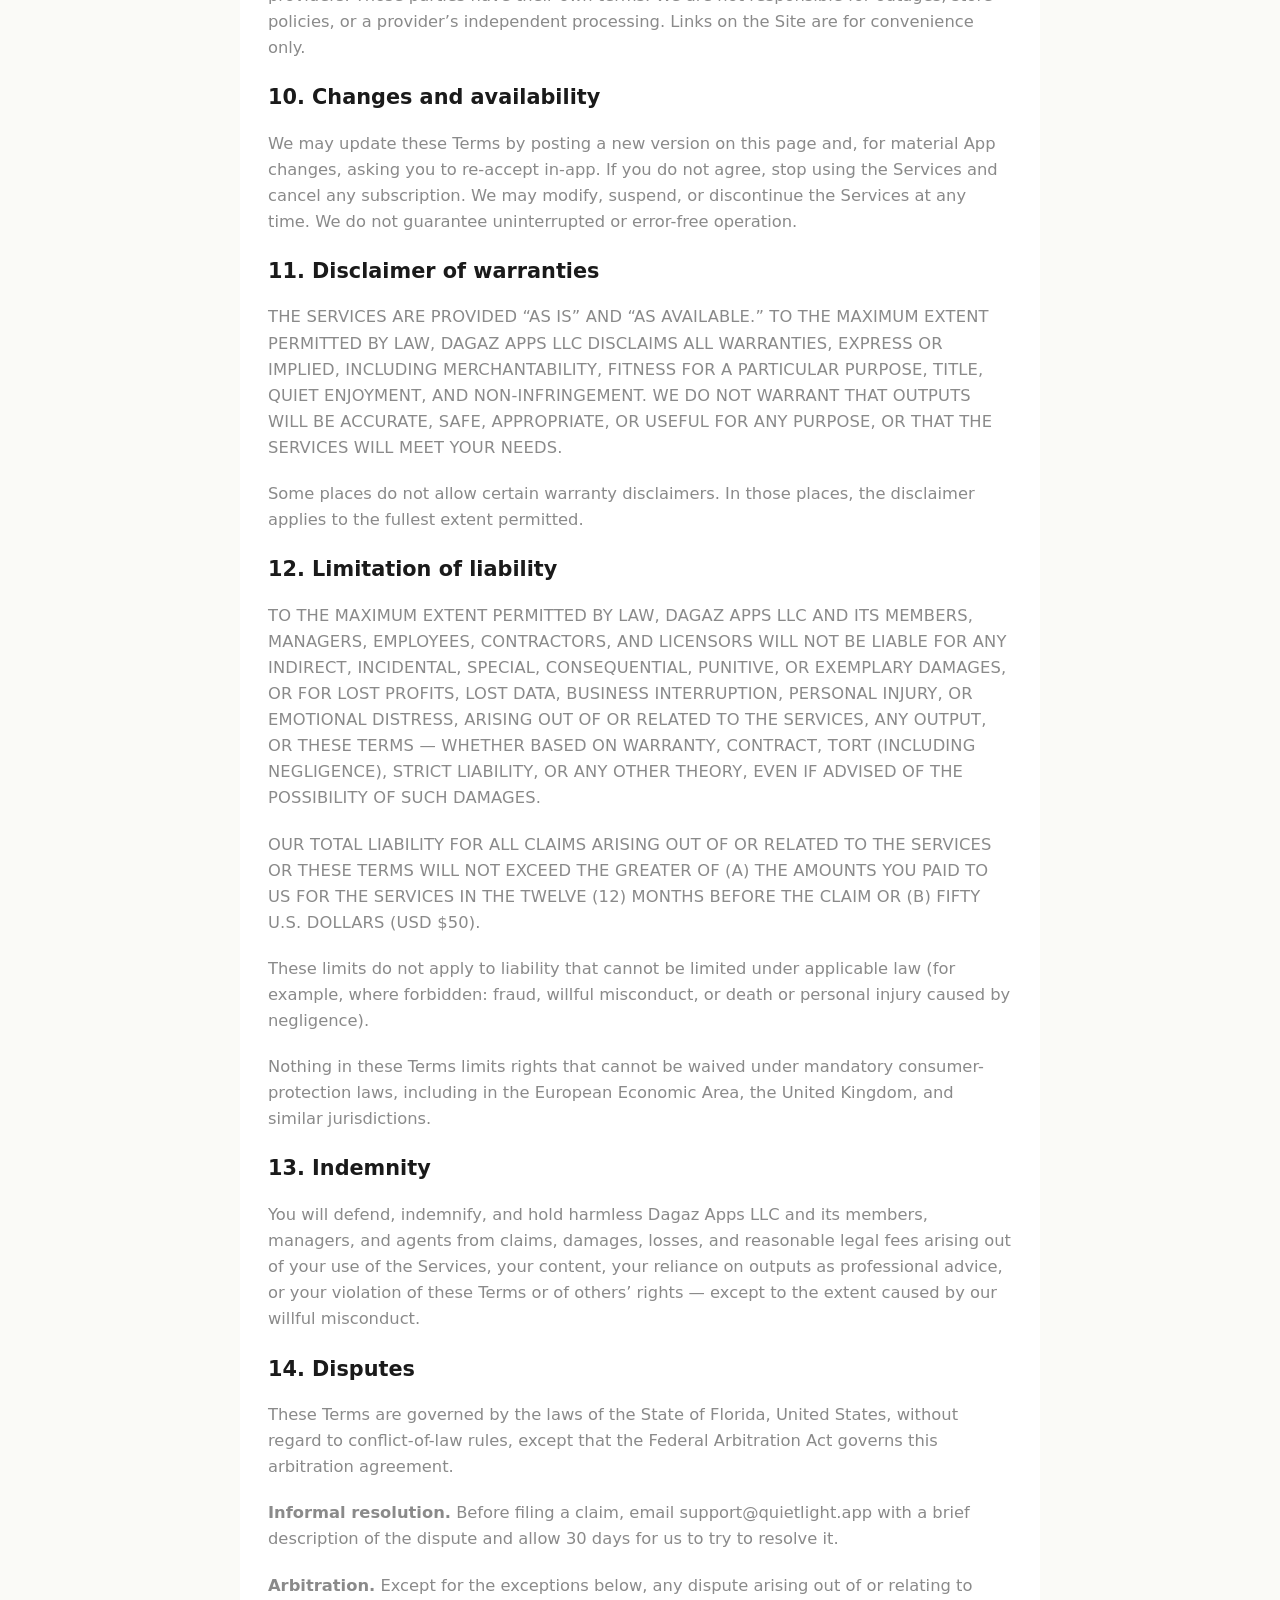
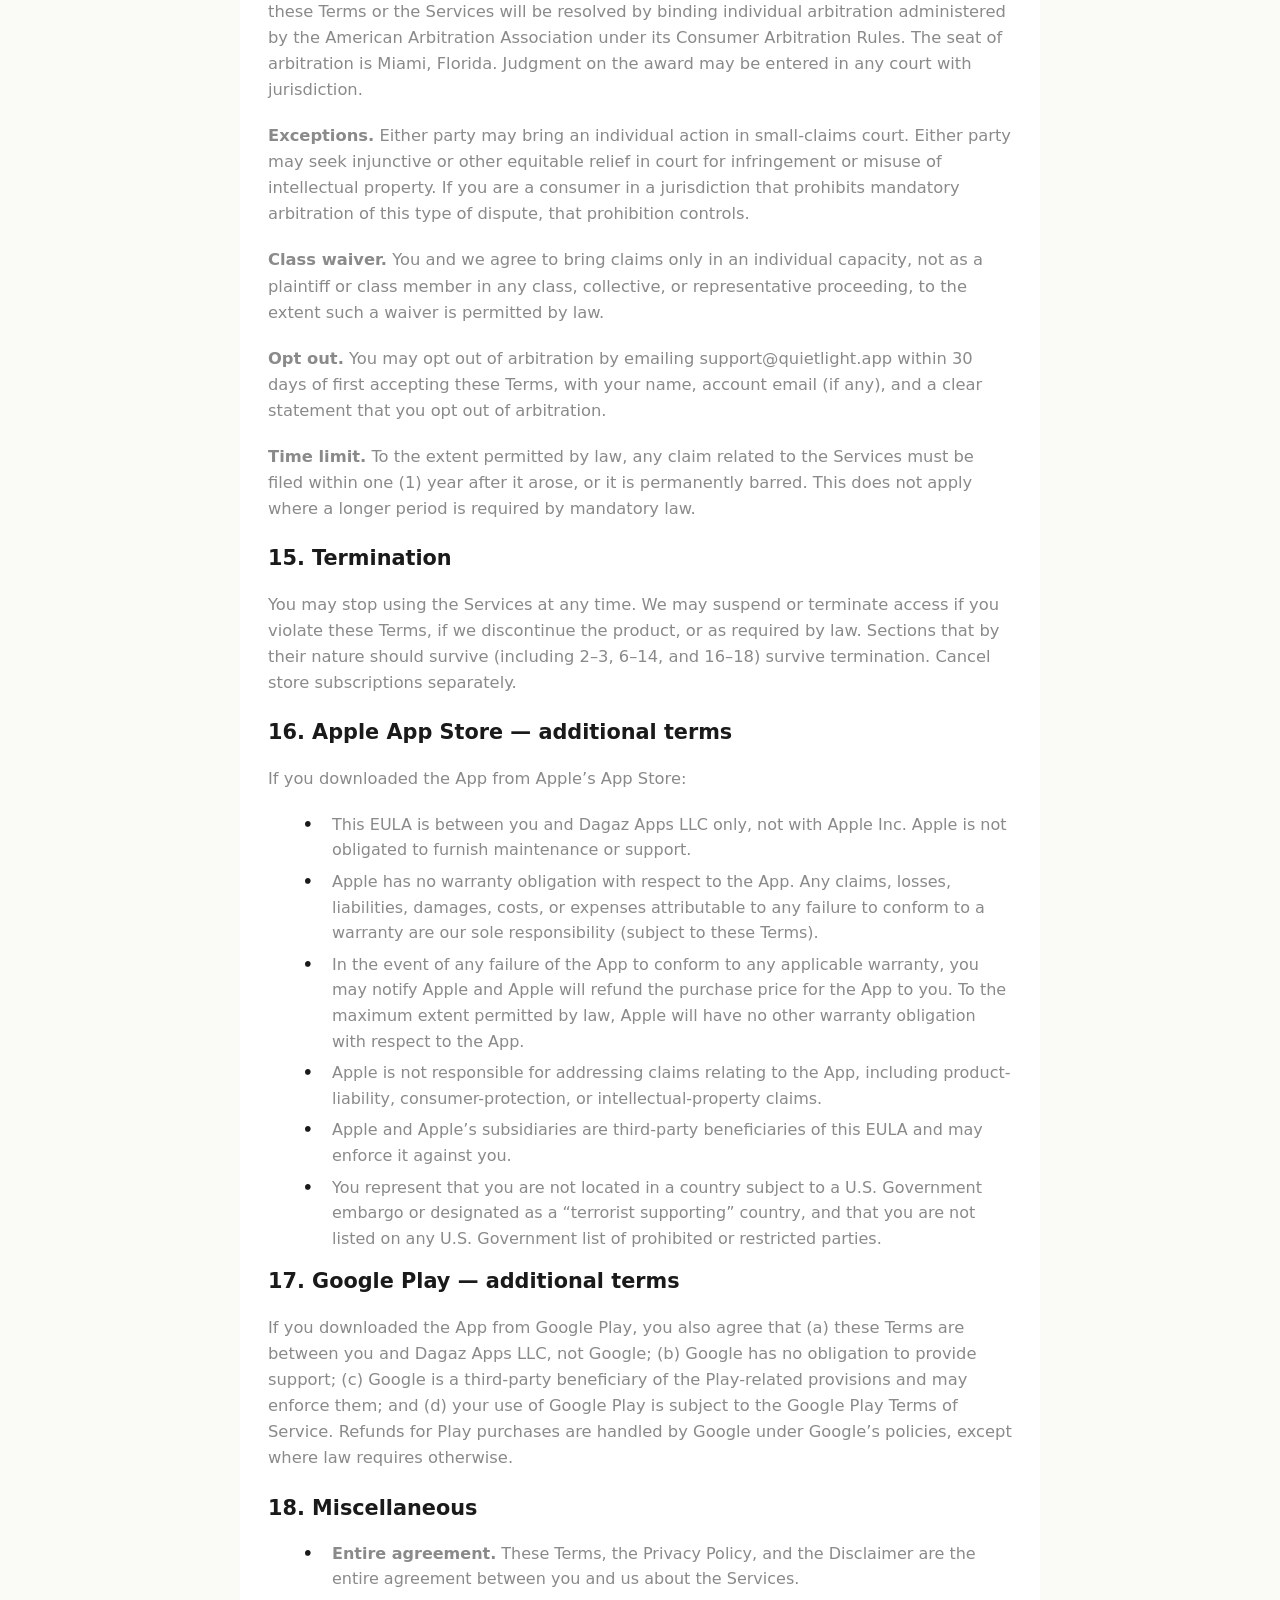
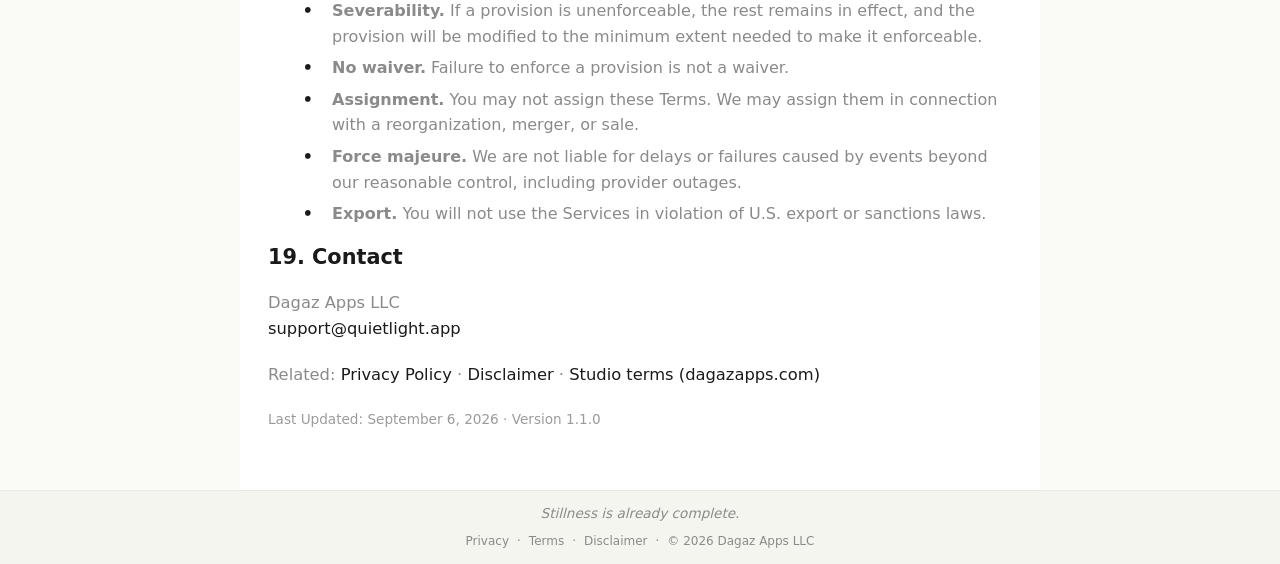
<file: terms.html>
<!DOCTYPE html>
<html lang="en">
<head>
  <meta charset="UTF-8" />
  <meta name="viewport" content="width=device-width, initial-scale=1.0"/>
  <meta name="description" content="Terms of service for Quiet Light — the AI companion app and website operated by Dagaz Apps LLC." />
  <meta name="robots" content="index, follow" />
  <meta name="theme-color" content="#FAFAF7" />
  <meta property="og:type" content="website" />
  <meta property="og:title" content="Terms of Service – Quiet Light" />
  <meta property="og:description" content="Terms of service for the Quiet Light app and website." />
  <meta property="og:url" content="https://quietlight.app/terms.html" />
  <meta property="og:image" content="https://quietlight.app/images/og-image.png" />
  <meta property="og:image:width" content="1200" />
  <meta property="og:image:height" content="630" />
  <meta property="og:site_name" content="Quiet Light" />
  <meta name="twitter:card" content="summary_large_image" />
  <meta name="twitter:site" content="@QuietLightApp" />
  <meta name="twitter:title" content="Terms of Service – Quiet Light" />
  <meta name="twitter:description" content="Terms of service for the Quiet Light app and website." />
  <meta name="twitter:image" content="https://quietlight.app/images/og-image.png" />
  <link rel="canonical" href="https://quietlight.app/terms.html" />
  <link rel="icon" type="image/png" sizes="32x32" href="/images/favicon-32.png" />
  <link rel="apple-touch-icon" href="/images/apple-touch-icon.png" />
  <link rel="stylesheet" href="css/site-nav.css">
  <link rel="stylesheet" href="css/site-loader.css">
  <link rel="stylesheet" href="css/site-motion.css">
  <link rel="stylesheet" href="css/legal.css">
  <title>Terms of Service – Quiet Light</title>
  <style>
    :root {
      --text: #1A1A1A;
      --text-secondary: #8A8A8A;
      --link: #1A1A1A;
      --background-root: #FAFAF7;
      --background-default: #FFFFFF;
      --background-secondary: #F5F5F0;
      --border: #E8E8E5;

      --spacing-xl: 28px;
      --spacing-lg: 20px;
      --spacing-md: 14px;
      --spacing-sm: 10px;
      --spacing-xs: 6px;
      --spacing-3xl: 40px;
    }

    * { box-sizing: border-box; }

    html, body {
      margin: 0;
      padding: 0;
      min-height: 100vh;
      font-family: system-ui, -apple-system, BlinkMacSystemFont, 'Segoe UI', Roboto, sans-serif;
      background: var(--background-root);
      color: var(--text);
      line-height: 1.6;
    }

    body {
      display: flex;
      flex-direction: column;
    }

    main {
      flex: 1;
      padding: var(--spacing-xl) var(--spacing-xl) var(--spacing-3xl);
      max-width: 800px;
      margin: 0 auto;
      background: var(--background-default);
    }

    .title {
      font-size: 2.1rem;
      font-weight: 600;
      margin-bottom: var(--spacing-xs);
      color: var(--text);
    }

    .effective-date,
    .last-updated {
      font-size: 0.85rem;
      color: var(--text-secondary);
      margin-bottom: var(--spacing-lg);
      opacity: 0.85;
    }

    .intro,
    .body {
      font-size: 1.02rem;
      color: var(--text-secondary);
      margin-bottom: var(--spacing-lg);
      line-height: 1.6;
    }

    .section-title {
      font-size: 1.3rem;
      font-weight: 600;
      margin: var(--spacing-md) 0 var(--spacing-sm);
      color: var(--text);
    }

    .bullet-list {
      margin-left: var(--spacing-md);
      margin-bottom: var(--spacing-md);
    }

    .bullet-item {
      font-size: 1rem;
      color: var(--text-secondary);
      margin-bottom: var(--spacing-xs);
      padding-left: var(--spacing-sm);
      position: relative;
    }

    .bullet-item::before {
      content: "•";
      position: absolute;
      left: -1.2em;
      color: var(--text);
      font-weight: bold;
    }

    a {
      color: var(--link);
      text-decoration: none;
    }

    a:hover {
      text-decoration: underline;
    }

    @media (max-width: 600px) {
      main {
        padding: var(--spacing-lg) var(--spacing-lg) var(--spacing-3xl);
      }
      .title { font-size: 1.9rem; }
    }
  </style>
</head>
<body>
  <script src="js/site-loader.js"></script>
  <main>
    <h1 class="title">Terms of Service</h1>
    <p class="effective-date">Effective Date: June 1, 2026</p>
    <p class="legal-meta">Last updated: September 6, 2026 · Version 1.1.0</p>

    <p class="intro">
      These Terms of Service (“Terms”) are a legally binding agreement between you and <strong>Dagaz Apps LLC</strong> (“Quiet Light,” “we,” “us,” or “our”) governing your access to and use of the Quiet Light mobile application on iOS and Android (the “App”) and this website at quietlight.app (the “Site”). The App and Site together are the “Services.”
    </p>
    <p class="body">
      By accessing or using the Services, or by tapping to accept these Terms in the App, you agree to these Terms, our <a href="privacy.html">Privacy Policy</a>, and our <a href="disclaimer.html">Disclaimer</a>. If you do not agree, do not use the Services.
    </p>
    <div class="legal-callout">
      <p><strong>Read this.</strong> Quiet Light is an AI reflection companion, not a person, not therapy, and not a medical device. You use it at your own risk. Emergency help is never inside the App — use local emergency services (988 in the US).</p>
    </div>

    <h2 class="section-title">1. Eligibility</h2>
    <p class="body">
      You must be at least 13 years old, or the minimum digital-consent age in your country if higher, and have the legal capacity to agree to these Terms. If you use the Services on behalf of an organization, you represent that you have authority to bind it.
    </p>

    <h2 class="section-title">2. Nature of the service — important disclaimers</h2>
    <p class="body">
      Quiet Light is an AI-powered symbolic reflection companion intended solely for personal contemplation, creativity, and general exploration. All interactions are with artificial intelligence, not a human. Responses are generated automatically.
    </p>
    <p class="body">
      The Services are <strong>not</strong> a medical device and are <strong>not</strong> intended to diagnose, treat, cure, or prevent any disease or mental-health condition. They are not a substitute for professional medical, psychological, therapeutic, legal, financial, or any other advice. They do not provide crisis counseling. We may include minimal grounding language in high-intensity moments; that is not a therapeutic intervention.
    </p>
    <p class="body">
      If you are experiencing thoughts of self-harm, suicide, or any emergency, contact emergency services, a crisis line (for example, 988 in the United States), or a qualified professional immediately. Do not use the App as your safety plan.
    </p>
    <p class="body">
      More detail: <a href="disclaimer.html">Disclaimer</a>.
    </p>

    <h2 class="section-title">3. AI content and your responsibility</h2>
    <p class="body">You acknowledge that:</p>
    <ul class="bullet-list">
      <li class="bullet-item">All generated content may be inaccurate, incomplete, outdated, biased, or fictional (“hallucinations”)</li>
      <li class="bullet-item">Outputs are not facts, professional opinions, diagnoses, or the beliefs of Dagaz Apps LLC</li>
      <li class="bullet-item">You are solely responsible for how you interpret and act on any response</li>
      <li class="bullet-item">You will not rely on the Services for medical, mental-health, legal, or financial decisions</li>
      <li class="bullet-item">Use of the Services and of any output is at your own risk</li>
    </ul>

    <h2 class="section-title">4. Accounts and subscriptions</h2>
    <p class="body">
      You may use core features as a guest. Creating an account lets you manage a profile, sync certain data, and subscribe. An optional paid subscription (“Quiet Light Premium”) may unlock additional companions, enhanced reflection depth, memory features, and a different daily rhythm, as described in the App at the time of purchase.
    </p>
    <p class="body">
      <strong>Price.</strong> The price, currency, billing period, and included features are those displayed by Apple or Google at the time you subscribe — not a price listed in an older copy of these Terms. We do not set the storefront’s displayed local price.
    </p>
    <p class="body">
      Subscriptions are billed by Apple or Google and renew automatically until you cancel. To cancel, turn off auto-renewal at least 24 hours before the end of the current period in your App Store or Google Play account settings. Deleting the App or your Quiet Light account does not cancel the store subscription. We do not issue refunds for partial periods except as required by law; Apple or Google may refund under their own policies.
    </p>
    <p class="body">
      Features and pricing may change. Material changes to paid features will be described in the store listing or in-app. If you do not agree, cancel before the next renewal.
    </p>

    <h2 class="section-title">5. Acceptable use</h2>
    <p class="body">You agree not to:</p>
    <ul class="bullet-list">
      <li class="bullet-item">Use the Services for illegal, abusive, exploitative, or harmful purposes</li>
      <li class="bullet-item">Attempt to reverse engineer, scrape, overload, or circumvent rate limits or security</li>
      <li class="bullet-item">Misrepresent the App’s outputs as human professional advice</li>
      <li class="bullet-item">Upload malware or attempt to access other users’ data</li>
      <li class="bullet-item">Use the Services if you are a prohibited party under U.S. export or sanctions laws</li>
    </ul>
    <p class="body">We may suspend or terminate access for violations, abuse, or risk to the service or others.</p>

    <h2 class="section-title">6. Your content and our license</h2>
    <p class="body">
      You retain ownership of the text you submit. You grant Dagaz Apps LLC a worldwide, non-exclusive, royalty-free license to host, process, transmit, and display that content solely to operate the Services, prevent abuse, comply with law, and as described in the Privacy Policy. We do not claim ownership of your reflections.
    </p>
    <p class="body">
      You represent that you have the right to submit your content and that it does not infringe others’ rights. Generated outputs are licensed to you for personal, non-commercial use only. You may not resell, bulk-redistribute, or commercially exploit the Services or outputs without our written permission.
    </p>

    <h2 class="section-title">7. Intellectual property</h2>
    <p class="body">
      The App, Site, personas (including Quiet Light, Quiet Sun, and Quiet Moon), design, software, and our trademarks are owned by Dagaz Apps LLC or licensors. These Terms do not transfer any ownership to you except the limited license to use the Services as allowed here.
    </p>
    <p class="body">
      Copyright complaints: email <a href="mailto:support@quietlight.app">support@quietlight.app</a> with “Copyright” in the subject, a description of the work, the location of the material, your contact information, and a statement under penalty of perjury that you are authorized to act. We will respond as required by the DMCA.
    </p>

    <h2 class="section-title">8. Privacy</h2>
    <p class="body">
      Our <a href="privacy.html">Privacy Policy</a> describes what we collect and how we use it. It is part of these Terms by reference.
    </p>

    <h2 class="section-title">9. Third-party services</h2>
    <p class="body">
      The Services depend on Apple, Google, RevenueCat, hosting providers, and AI model providers. Those parties have their own terms. We are not responsible for outages, store policies, or a provider’s independent processing. Links on the Site are for convenience only.
    </p>

    <h2 class="section-title">10. Changes and availability</h2>
    <p class="body">
      We may update these Terms by posting a new version on this page and, for material App changes, asking you to re-accept in-app. If you do not agree, stop using the Services and cancel any subscription. We may modify, suspend, or discontinue the Services at any time. We do not guarantee uninterrupted or error-free operation.
    </p>

    <h2 class="section-title">11. Disclaimer of warranties</h2>
    <p class="body legal-caps">
      THE SERVICES ARE PROVIDED “AS IS” AND “AS AVAILABLE.” TO THE MAXIMUM EXTENT PERMITTED BY LAW, DAGAZ APPS LLC DISCLAIMS ALL WARRANTIES, EXPRESS OR IMPLIED, INCLUDING MERCHANTABILITY, FITNESS FOR A PARTICULAR PURPOSE, TITLE, QUIET ENJOYMENT, AND NON-INFRINGEMENT. WE DO NOT WARRANT THAT OUTPUTS WILL BE ACCURATE, SAFE, APPROPRIATE, OR USEFUL FOR ANY PURPOSE, OR THAT THE SERVICES WILL MEET YOUR NEEDS.
    </p>
    <p class="body">
      Some places do not allow certain warranty disclaimers. In those places, the disclaimer applies to the fullest extent permitted.
    </p>

    <h2 class="section-title">12. Limitation of liability</h2>
    <p class="body legal-caps">
      TO THE MAXIMUM EXTENT PERMITTED BY LAW, DAGAZ APPS LLC AND ITS MEMBERS, MANAGERS, EMPLOYEES, CONTRACTORS, AND LICENSORS WILL NOT BE LIABLE FOR ANY INDIRECT, INCIDENTAL, SPECIAL, CONSEQUENTIAL, PUNITIVE, OR EXEMPLARY DAMAGES, OR FOR LOST PROFITS, LOST DATA, BUSINESS INTERRUPTION, PERSONAL INJURY, OR EMOTIONAL DISTRESS, ARISING OUT OF OR RELATED TO THE SERVICES, ANY OUTPUT, OR THESE TERMS — WHETHER BASED ON WARRANTY, CONTRACT, TORT (INCLUDING NEGLIGENCE), STRICT LIABILITY, OR ANY OTHER THEORY, EVEN IF ADVISED OF THE POSSIBILITY OF SUCH DAMAGES.
    </p>
    <p class="body legal-caps">
      OUR TOTAL LIABILITY FOR ALL CLAIMS ARISING OUT OF OR RELATED TO THE SERVICES OR THESE TERMS WILL NOT EXCEED THE GREATER OF (A) THE AMOUNTS YOU PAID TO US FOR THE SERVICES IN THE TWELVE (12) MONTHS BEFORE THE CLAIM OR (B) FIFTY U.S. DOLLARS (USD $50).
    </p>
    <p class="body">
      These limits do not apply to liability that cannot be limited under applicable law (for example, where forbidden: fraud, willful misconduct, or death or personal injury caused by negligence).
    </p>
    <p class="body">
      Nothing in these Terms limits rights that cannot be waived under mandatory consumer-protection laws, including in the European Economic Area, the United Kingdom, and similar jurisdictions.
    </p>

    <h2 class="section-title">13. Indemnity</h2>
    <p class="body">
      You will defend, indemnify, and hold harmless Dagaz Apps LLC and its members, managers, and agents from claims, damages, losses, and reasonable legal fees arising out of your use of the Services, your content, your reliance on outputs as professional advice, or your violation of these Terms or of others’ rights — except to the extent caused by our willful misconduct.
    </p>

    <h2 class="section-title">14. Disputes</h2>
    <p class="body">
      These Terms are governed by the laws of the State of Florida, United States, without regard to conflict-of-law rules, except that the Federal Arbitration Act governs this arbitration agreement.
    </p>
    <p class="body">
      <strong>Informal resolution.</strong> Before filing a claim, email support@quietlight.app with a brief description of the dispute and allow 30 days for us to try to resolve it.
    </p>
    <p class="body">
      <strong>Arbitration.</strong> Except for the exceptions below, any dispute arising out of or relating to these Terms or the Services will be resolved by binding individual arbitration administered by the American Arbitration Association under its Consumer Arbitration Rules. The seat of arbitration is Miami, Florida. Judgment on the award may be entered in any court with jurisdiction.
    </p>
    <p class="body">
      <strong>Exceptions.</strong> Either party may bring an individual action in small-claims court. Either party may seek injunctive or other equitable relief in court for infringement or misuse of intellectual property. If you are a consumer in a jurisdiction that prohibits mandatory arbitration of this type of dispute, that prohibition controls.
    </p>
    <p class="body">
      <strong>Class waiver.</strong> You and we agree to bring claims only in an individual capacity, not as a plaintiff or class member in any class, collective, or representative proceeding, to the extent such a waiver is permitted by law.
    </p>
    <p class="body">
      <strong>Opt out.</strong> You may opt out of arbitration by emailing support@quietlight.app within 30 days of first accepting these Terms, with your name, account email (if any), and a clear statement that you opt out of arbitration.
    </p>
    <p class="body">
      <strong>Time limit.</strong> To the extent permitted by law, any claim related to the Services must be filed within one (1) year after it arose, or it is permanently barred. This does not apply where a longer period is required by mandatory law.
    </p>

    <h2 class="section-title">15. Termination</h2>
    <p class="body">
      You may stop using the Services at any time. We may suspend or terminate access if you violate these Terms, if we discontinue the product, or as required by law. Sections that by their nature should survive (including 2–3, 6–14, and 16–18) survive termination. Cancel store subscriptions separately.
    </p>

    <h2 class="section-title">16. Apple App Store — additional terms</h2>
    <p class="body">If you downloaded the App from Apple’s App Store:</p>
    <ul class="bullet-list">
      <li class="bullet-item">This EULA is between you and Dagaz Apps LLC only, not with Apple Inc. Apple is not obligated to furnish maintenance or support.</li>
      <li class="bullet-item">Apple has no warranty obligation with respect to the App. Any claims, losses, liabilities, damages, costs, or expenses attributable to any failure to conform to a warranty are our sole responsibility (subject to these Terms).</li>
      <li class="bullet-item">In the event of any failure of the App to conform to any applicable warranty, you may notify Apple and Apple will refund the purchase price for the App to you. To the maximum extent permitted by law, Apple will have no other warranty obligation with respect to the App.</li>
      <li class="bullet-item">Apple is not responsible for addressing claims relating to the App, including product-liability, consumer-protection, or intellectual-property claims.</li>
      <li class="bullet-item">Apple and Apple’s subsidiaries are third-party beneficiaries of this EULA and may enforce it against you.</li>
      <li class="bullet-item">You represent that you are not located in a country subject to a U.S. Government embargo or designated as a “terrorist supporting” country, and that you are not listed on any U.S. Government list of prohibited or restricted parties.</li>
    </ul>

    <h2 class="section-title">17. Google Play — additional terms</h2>
    <p class="body">
      If you downloaded the App from Google Play, you also agree that (a) these Terms are between you and Dagaz Apps LLC, not Google; (b) Google has no obligation to provide support; (c) Google is a third-party beneficiary of the Play-related provisions and may enforce them; and (d) your use of Google Play is subject to the Google Play Terms of Service. Refunds for Play purchases are handled by Google under Google’s policies, except where law requires otherwise.
    </p>

    <h2 class="section-title">18. Miscellaneous</h2>
    <ul class="bullet-list">
      <li class="bullet-item"><strong>Entire agreement.</strong> These Terms, the Privacy Policy, and the Disclaimer are the entire agreement between you and us about the Services.</li>
      <li class="bullet-item"><strong>Severability.</strong> If a provision is unenforceable, the rest remains in effect, and the provision will be modified to the minimum extent needed to make it enforceable.</li>
      <li class="bullet-item"><strong>No waiver.</strong> Failure to enforce a provision is not a waiver.</li>
      <li class="bullet-item"><strong>Assignment.</strong> You may not assign these Terms. We may assign them in connection with a reorganization, merger, or sale.</li>
      <li class="bullet-item"><strong>Force majeure.</strong> We are not liable for delays or failures caused by events beyond our reasonable control, including provider outages.</li>
      <li class="bullet-item"><strong>Export.</strong> You will not use the Services in violation of U.S. export or sanctions laws.</li>
    </ul>

    <h2 class="section-title">19. Contact</h2>
    <p class="body">
      Dagaz Apps LLC<br>
      <a href="mailto:support@quietlight.app">support@quietlight.app</a>
    </p>
    <p class="body">
      Related:
      <a href="privacy.html">Privacy Policy</a> ·
      <a href="disclaimer.html">Disclaimer</a> ·
      <a href="https://dagazapps.com/terms">Studio terms (dagazapps.com)</a>
    </p>

    <p class="last-updated">Last Updated: September 6, 2026 · Version 1.1.0</p>
  </main>

  <footer></footer>
  <script src="js/site-nav.js" defer></script>
</body>
</html>
</file>
<file: css/site-nav.css>
/* Shared site navigation — Quiet Light */

:root {
  --site-header-h: 90px;
  --site-footer-h: 72px;
}

body.has-site-header {
  padding-top: var(--site-header-h);
  min-height: 100vh;
  display: flex;
  flex-direction: column;
}

.site-header {
  position: fixed;
  top: 0;
  left: 0;
  right: 0;
  z-index: 1000;
  background: rgba(250, 250, 247, 0.94);
  backdrop-filter: blur(10px);
  border-bottom: 1px solid #E8E8E5;
}

.site-header-main {
  border-bottom: 1px solid #F0F0EB;
}

.site-header-inner {
  display: flex;
  align-items: center;
  gap: 10px 14px;
  max-width: 960px;
  margin: 0 auto;
  padding: 8px 20px;
  flex-wrap: wrap;
}

.site-brand {
  display: inline-flex;
  align-items: center;
  gap: 10px;
  text-decoration: none;
  color: #1A1A1A;
  font-weight: 600;
  font-size: 1rem;
  letter-spacing: 0.02em;
  margin-right: auto;
}

.site-brand:hover {
  opacity: 0.85;
}

.site-brand-icon {
  width: 32px;
  height: 32px;
  border-radius: 8px;
  display: block;
  flex-shrink: 0;
  object-fit: cover;
}

.site-nav {
  display: flex;
  align-items: center;
  gap: 4px;
  flex-wrap: wrap;
}

.site-nav-link {
  padding: 8px 14px;
  font-size: 0.92rem;
  font-weight: 500;
  color: #8A8A8A;
  text-decoration: none;
  border-radius: 999px;
  transition: color 0.2s ease, background 0.2s ease;
}

.site-nav-link:hover {
  color: #1A1A1A;
  background: #F5F5F0;
}

.site-nav-link.is-active {
  color: #1A1A1A;
  background: #FFFFFF;
  box-shadow: 0 1px 4px rgba(0, 0, 0, 0.06);
}

.site-header-actions {
  display: flex;
  align-items: center;
  gap: 12px;
  flex-shrink: 0;
}

.site-social {
  display: flex;
  align-items: center;
  gap: 4px;
  padding: 4px 10px 4px 12px;
  background: #F5F5F0;
  border: 1px solid #E8E8E5;
  border-radius: 999px;
}

.site-social-label {
  font-size: 0.78rem;
  font-weight: 600;
  color: #1A1A1A;
  letter-spacing: 0.03em;
  margin-right: 2px;
  white-space: nowrap;
}

.site-social-link {
  display: flex;
  align-items: center;
  justify-content: center;
  width: 32px;
  height: 32px;
  color: #8A8A8A;
  border-radius: 50%;
  text-decoration: none;
  transition: color 0.2s ease, background 0.2s ease, transform 0.2s ease;
}

.site-social-link:hover {
  color: #1A1A1A;
  background: #FFFFFF;
  transform: scale(1.06);
}

.site-social-link svg {
  width: 18px;
  height: 18px;
  display: block;
}

.site-cta {
  display: inline-flex;
  align-items: center;
  padding: 8px 16px;
  font-size: 0.88rem;
  font-weight: 600;
  color: #FAFAF7;
  background: #1A1A1A;
  text-decoration: none;
  border-radius: 999px;
  white-space: nowrap;
  transition: transform 0.2s ease, opacity 0.2s ease;
}

.site-cta:hover {
  opacity: 0.9;
  transform: translateY(-1px);
}

/* Secondary row — all pages reachable without scrolling */
.site-header-sub {
  max-width: 960px;
  margin: 0 auto;
  padding: 0 12px;
}

.site-subnav {
  display: flex;
  align-items: center;
  justify-content: center;
  flex-wrap: wrap;
  gap: 2px 4px;
  padding: 4px 0 6px;
}

.site-subnav-link {
  padding: 6px 12px;
  font-size: 0.82rem;
  font-weight: 500;
  color: #8A8A8A;
  text-decoration: none;
  border-radius: 999px;
  transition: color 0.2s ease, background 0.2s ease;
}

.site-subnav-link:hover {
  color: #1A1A1A;
  background: #F5F5F0;
}

.site-subnav-link.is-active {
  color: #1A1A1A;
  background: #FFFFFF;
}

.site-support {
  position: relative;
  display: inline-flex;
}

.site-support-trigger {
  font: inherit;
  font-size: 0.82rem;
  font-weight: 500;
  color: #8A8A8A;
  background: transparent;
  border: none;
  cursor: pointer;
  font-family: inherit;
}

.site-support-trigger:hover,
.site-support-trigger[aria-expanded="true"] {
  color: #1A1A1A;
  background: #F5F5F0;
}

.site-support-popover {
  position: absolute;
  top: calc(100% + 6px);
  left: 50%;
  transform: translateX(-50%);
  z-index: 1002;
  width: min(280px, calc(100vw - 32px));
  padding: 14px 16px;
  background: #FFFFFF;
  border: 1px solid #E8E8E5;
  border-radius: 12px;
  box-shadow: 0 8px 24px rgba(0, 0, 0, 0.08);
  text-align: left;
}

.site-support-popover[hidden] {
  display: none;
}

.site-support-hint {
  margin: 0 0 10px;
  font-size: 0.78rem;
  line-height: 1.45;
  color: #8A8A8A;
}

.site-support-email-row {
  display: flex;
  flex-direction: column;
  gap: 8px;
}

.site-support-email {
  display: block;
  padding: 8px 10px;
  font-size: 0.82rem;
  font-family: ui-monospace, SFMono-Regular, Menlo, Consolas, monospace;
  color: #1A1A1A;
  background: #F5F5F0;
  border: 1px solid #E8E8E5;
  border-radius: 8px;
  word-break: break-all;
  user-select: all;
}

.site-support-copy {
  padding: 8px 14px;
  font-size: 0.82rem;
  font-weight: 600;
  font-family: inherit;
  color: #FAFAF7;
  background: #1A1A1A;
  border: none;
  border-radius: 999px;
  cursor: pointer;
  transition: opacity 0.2s ease;
}

.site-support-copy:hover {
  opacity: 0.9;
}

.site-support-status {
  margin: 8px 0 0;
  min-height: 1.2em;
  font-size: 0.75rem;
  color: #1A1A1A;
}

.site-footer {
  padding: 12px 20px 14px;
  background: #F5F5F0;
  border-top: 1px solid #E8E8E5;
  text-align: center;
  flex-shrink: 0;
}

.site-footer-tagline {
  margin: 0;
  font-size: 0.85rem;
  color: #8A8A8A;
  font-style: italic;
}

.site-footer-legal {
  margin: 8px 0 0;
  display: flex;
  flex-wrap: wrap;
  justify-content: center;
  align-items: center;
  gap: 4px 8px;
  font-size: 0.75rem;
  line-height: 1.4;
  color: #8A8A8A;
}

.site-footer-legal a {
  color: #8A8A8A;
  text-decoration: none;
}

.site-footer-legal a:hover,
.site-footer-legal a:focus-visible {
  color: #1A1A1A;
  text-decoration: underline;
}

.site-footer-copy {
  color: #8A8A8A;
}

.skip-link {
  position: absolute;
  left: -9999px;
  top: 8px;
  z-index: 1001;
  padding: 8px 16px;
  background: #1A1A1A;
  color: #FAFAF7;
  text-decoration: none;
  border-radius: 8px;
  font-size: 0.9rem;
}

.skip-link:focus {
  left: 16px;
}

#root {
  flex: 1;
  display: flex;
  flex-direction: column;
  min-height: 0;
}

body.has-site-header > main {
  flex: 1;
}

@media (max-width: 640px) {
  /* Fallback until JS measures the real fixed header height */
  :root {
    --site-header-h: 148px;
  }

  body.has-site-header {
    padding-top: var(--site-header-h);
  }

  .site-header-inner {
    padding: 8px 12px;
    gap: 8px;
  }

  /*
   * Keep brand + main nav on one row so the icon is never
   * stacked under (or clipped by) Home / About / Updates.
   * Actions always take the next full row.
   */
  .site-brand {
    width: auto;
    margin-right: auto;
    flex: 0 0 auto;
    gap: 8px;
    font-size: 0.92rem;
    min-width: 0;
  }

  .site-brand-icon {
    width: 28px;
    height: 28px;
  }

  .site-brand span {
    white-space: nowrap;
  }

  .site-nav {
    width: auto;
    flex: 0 1 auto;
    justify-content: flex-end;
    flex-wrap: nowrap;
    gap: 0;
    min-width: 0;
  }

  .site-nav-link {
    padding: 6px 9px;
    font-size: 0.82rem;
    white-space: nowrap;
  }

  .site-header-actions {
    flex: 1 0 100%;
    width: 100%;
    justify-content: space-between;
    gap: 8px;
  }

  .site-cta {
    flex: 1;
    justify-content: center;
    text-align: center;
    padding: 8px 14px;
  }

  .site-social {
    padding: 2px 8px 2px 10px;
    flex-shrink: 0;
  }

  .site-social-link {
    width: 30px;
    height: 30px;
  }

  .site-subnav {
    justify-content: flex-start;
    overflow-x: auto;
    flex-wrap: nowrap;
    -webkit-overflow-scrolling: touch;
    scrollbar-width: none;
    padding: 4px 4px 6px;
  }

  .site-subnav::-webkit-scrollbar {
    display: none;
  }

  .site-subnav-link,
  .site-support {
    flex-shrink: 0;
  }

  .site-subnav-link {
    padding: 5px 10px;
    font-size: 0.78rem;
  }

  .site-support-popover {
    left: 0;
    transform: none;
  }

  .site-social-label {
    font-size: 0.72rem;
  }
}

/* Very narrow phones: icon-only brand so nav links never collide with it */
@media (max-width: 360px) {
  .site-brand span {
    position: absolute;
    width: 1px;
    height: 1px;
    padding: 0;
    margin: -1px;
    overflow: hidden;
    clip: rect(0, 0, 0, 0);
    white-space: nowrap;
    border: 0;
  }

  .site-nav-link {
    padding: 6px 8px;
    font-size: 0.8rem;
  }
}
</file>
<file: css/site-loader.css>
/* Quiet Light — shared page loader & reveal */

html.is-loading main,
html.is-loading #root > main {
  opacity: 0;
}

html.is-ready main,
html.is-ready #root > main {
  opacity: 1;
  transition: opacity 0.75s ease 0.15s;
}

/* Soften the hard spinner: warm halo around the loader ring */
.site-loader-ring {
  box-shadow: 0 0 24px rgba(255, 240, 200, 0.35);
}

.site-loader {
  position: fixed;
  inset: 0;
  z-index: 3000;
  display: flex;
  flex-direction: column;
  align-items: center;
  justify-content: center;
  background: #FAFAF7;
  transition: opacity 0.55s ease, visibility 0.55s ease;
}

.site-loader.is-hidden {
  opacity: 0;
  visibility: hidden;
  pointer-events: none;
}

.site-loader-glow {
  position: absolute;
  width: 140px;
  height: 140px;
  border-radius: 50%;
  background: radial-gradient(circle, rgba(250, 248, 240, 0.95) 0%, transparent 70%);
  animation: loader-breathe 3.2s ease-in-out infinite;
  pointer-events: none;
}

@keyframes loader-breathe {
  0%, 100% { opacity: 0.35; transform: scale(0.9); }
  50% { opacity: 0.9; transform: scale(1.1); }
}

.site-loader-ring {
  width: 44px;
  height: 44px;
  border: 4px solid #E8E8E5;
  border-top-color: #1A1A1A;
  border-radius: 50%;
  animation: loader-spin 1.1s linear infinite;
  margin-bottom: 20px;
  position: relative;
  z-index: 1;
}

@keyframes loader-spin {
  to { transform: rotate(360deg); }
}

.site-loader-text {
  position: relative;
  z-index: 1;
  margin: 0;
  font-size: 1.05rem;
  color: #8A8A8A;
  letter-spacing: 0.02em;
  transition: opacity 0.35s ease;
}

.site-loader-text.is-changing {
  opacity: 0;
}

@media (prefers-reduced-motion: reduce) {
  .site-loader-glow { animation: none; opacity: 0.6; }
  .site-loader-ring { animation: none; border-top-color: #8A8A8A; }
  html.is-ready main,
  html.is-ready #root > main {
    transition: none;
  }
}
</file>
<file: css/site-motion.css>
/* Quiet Light — soft motion language
   Breath, glow, and gentle arrival. Never flashy. */

:root {
  --ql-glow-warm: rgba(255, 246, 220, 0.85);
  --ql-glow-soft: rgba(250, 248, 240, 0.7);
  --ql-glow-moon: rgba(230, 236, 245, 0.45);
  --ql-mote: rgba(180, 160, 120, 0.35);
  --ql-ease: cubic-bezier(0.22, 1, 0.36, 1);
}

/* ── Ambient light field (home & contemplative pages) ── */

.ambient {
  position: absolute;
  inset: 0;
  overflow: hidden;
  pointer-events: none;
  z-index: 0;
}

.ambient-glow {
  position: absolute;
  border-radius: 50%;
  filter: blur(2px);
  will-change: transform, opacity;
}

.ambient-glow--primary {
  width: min(420px, 70vw);
  height: min(420px, 70vw);
  left: 50%;
  top: 42%;
  translate: -50% -50%;
  background: radial-gradient(
    circle,
    var(--ql-glow-warm) 0%,
    var(--ql-glow-soft) 38%,
    transparent 70%
  );
  animation: ql-breathe 9s ease-in-out infinite;
}

.ambient-glow--secondary {
  width: min(280px, 50vw);
  height: min(280px, 50vw);
  left: 58%;
  top: 36%;
  translate: -50% -50%;
  background: radial-gradient(circle, var(--ql-glow-moon) 0%, transparent 68%);
  animation: ql-breathe 11s ease-in-out 1.5s infinite reverse;
  opacity: 0.7;
}

.ambient-glow--tertiary {
  width: min(200px, 40vw);
  height: min(200px, 40vw);
  left: 38%;
  top: 52%;
  translate: -50% -50%;
  background: radial-gradient(circle, rgba(255, 236, 200, 0.4) 0%, transparent 70%);
  animation: ql-breathe 13s ease-in-out 0.8s infinite;
  opacity: 0.55;
}

/* Soft dust motes — sparse, slow, luminous */
.ambient-mote {
  position: absolute;
  width: 3px;
  height: 3px;
  border-radius: 50%;
  background: var(--ql-mote);
  box-shadow: 0 0 6px 1px rgba(255, 240, 200, 0.45);
  left: var(--x, 50%);
  top: var(--y, 50%);
  opacity: 0;
  animation: ql-mote var(--dur, 14s) ease-in-out var(--delay, 0s) infinite;
}

@keyframes ql-breathe {
  0%, 100% {
    opacity: 0.45;
    transform: scale(0.92);
  }
  50% {
    opacity: 0.95;
    transform: scale(1.08);
  }
}

@keyframes ql-mote {
  0% {
    opacity: 0;
    transform: translate(0, 8px) scale(0.6);
  }
  15% {
    opacity: 0.7;
  }
  50% {
    opacity: 0.9;
    transform: translate(var(--drift-x, 12px), -28px) scale(1);
  }
  85% {
    opacity: 0.5;
  }
  100% {
    opacity: 0;
    transform: translate(calc(var(--drift-x, 12px) * 1.4), -52px) scale(0.5);
  }
}

/* ── Icon aura ── */

.icon-aura {
  position: relative;
  display: inline-block;
  line-height: 0;
}

.icon-aura::before {
  content: "";
  position: absolute;
  inset: -28%;
  border-radius: 50%;
  background: radial-gradient(
    circle,
    rgba(255, 244, 210, 0.75) 0%,
    rgba(255, 248, 230, 0.25) 45%,
    transparent 70%
  );
  z-index: -1;
  animation: ql-breathe 7s ease-in-out infinite;
  pointer-events: none;
}

.icon-aura .app-icon,
.icon-aura img {
  position: relative;
  transition: transform 0.6s var(--ql-ease), box-shadow 0.6s var(--ql-ease);
}

.icon-aura:hover .app-icon,
.icon-aura:hover img {
  transform: scale(1.03);
  box-shadow: 0 12px 36px rgba(180, 150, 80, 0.18);
}

/* Soft shimmer ring on aura (very subtle) */
.icon-aura::after {
  content: "";
  position: absolute;
  inset: -6%;
  border-radius: inherit;
  border: 1px solid rgba(200, 180, 140, 0.18);
  border-radius: 28px;
  opacity: 0;
  animation: ql-ring 8s ease-in-out infinite;
  pointer-events: none;
}

@keyframes ql-ring {
  0%, 100% {
    opacity: 0;
    transform: scale(0.96);
  }
  40% {
    opacity: 0.55;
  }
  70% {
    opacity: 0;
    transform: scale(1.08);
  }
}

/* ── Staggered arrival (after site loader) ── */

.ql-reveal {
  opacity: 0;
  transform: translateY(14px);
}

html.is-ready .ql-reveal {
  animation: ql-rise 0.95s var(--ql-ease) forwards;
  animation-delay: var(--reveal-delay, 0s);
}

@keyframes ql-rise {
  from {
    opacity: 0;
    transform: translateY(14px);
  }
  to {
    opacity: 1;
    transform: translateY(0);
  }
}

/* Delay helpers */
.ql-reveal--1 { --reveal-delay: 0.05s; }
.ql-reveal--2 { --reveal-delay: 0.16s; }
.ql-reveal--3 { --reveal-delay: 0.28s; }
.ql-reveal--4 { --reveal-delay: 0.4s; }
.ql-reveal--5 { --reveal-delay: 0.52s; }
.ql-reveal--6 { --reveal-delay: 0.64s; }

/* ── Soft interactive glows ── */

.ql-glow-hover {
  transition:
    transform 0.35s var(--ql-ease),
    box-shadow 0.45s var(--ql-ease),
    border-color 0.35s ease;
}

.ql-glow-hover:hover {
  box-shadow: 0 6px 24px rgba(180, 150, 90, 0.12);
}

/* QR: gentle breathe on the frame */
.qr-code-container.ql-alive {
  transition: box-shadow 0.5s ease, border-color 0.5s ease;
  animation: ql-frame-soft 6s ease-in-out infinite;
}

@keyframes ql-frame-soft {
  0%, 100% {
    box-shadow: 0 4px 12px rgba(0, 0, 0, 0.04);
    border-color: var(--border, #E8E8E5);
  }
  50% {
    box-shadow: 0 6px 22px rgba(200, 170, 100, 0.14);
    border-color: rgba(200, 180, 140, 0.45);
  }
}

/* What's new — soft pulse once after load, then still */
html.is-ready .whats-new-btn.ql-invite {
  animation: ql-invite 2.8s var(--ql-ease) 1.1s both;
}

@keyframes ql-invite {
  0% {
    box-shadow: 0 2px 8px rgba(0, 0, 0, 0.04);
  }
  40% {
    box-shadow: 0 0 0 0 rgba(180, 150, 90, 0.22);
  }
  55% {
    box-shadow: 0 0 0 10px rgba(180, 150, 90, 0);
  }
  100% {
    box-shadow: 0 2px 8px rgba(0, 0, 0, 0.04);
  }
}

/* Footer tagline — almost imperceptible breath */
.site-footer-tagline.ql-breath {
  animation: ql-text-breath 10s ease-in-out infinite;
}

@keyframes ql-text-breath {
  0%, 100% { opacity: 0.75; }
  50% { opacity: 1; }
}

/* Header brand icon — tiny warm pulse */
.site-brand-icon {
  transition: box-shadow 0.4s ease, transform 0.4s var(--ql-ease);
}

.site-brand:hover .site-brand-icon {
  box-shadow: 0 0 0 3px rgba(255, 240, 200, 0.55);
  transform: scale(1.04);
}

/* Nav links — soft underline grow */
.site-nav-link,
.site-subnav-link {
  position: relative;
}

/* Store badges: soft lift already exists; add warm filter hover */
.app-store-link {
  transition: transform 0.35s var(--ql-ease), filter 0.35s ease;
}

.app-store-link:hover {
  filter: drop-shadow(0 8px 16px rgba(180, 150, 80, 0.18));
}

/* ── Reduced motion: stillness wins ── */

@media (prefers-reduced-motion: reduce) {
  .ambient-glow,
  .ambient-mote,
  .icon-aura::before,
  .icon-aura::after,
  .qr-code-container.ql-alive,
  .whats-new-btn.ql-invite,
  .site-footer-tagline.ql-breath {
    animation: none !important;
  }

  .ambient-glow {
    opacity: 0.55;
    transform: none;
  }

  .ambient-mote {
    display: none;
  }

  .icon-aura::before {
    opacity: 0.5;
  }

  .ql-reveal,
  html.is-ready .ql-reveal {
    opacity: 1;
    transform: none;
    animation: none;
  }

  .icon-aura:hover .app-icon,
  .icon-aura:hover img,
  .site-brand:hover .site-brand-icon {
    transform: none;
  }
}
</file>
<file: css/legal.css>
/* Shared extras for Privacy, Terms, Disclaimer */

.legal-callout {
  margin: 0 0 var(--spacing-lg);
  padding: var(--spacing-md) var(--spacing-lg);
  border: 1px solid var(--border);
  border-radius: 12px;
  background: var(--background-secondary);
}

.legal-callout p {
  margin: 0;
  color: var(--text);
  font-size: 0.98rem;
  line-height: 1.65;
}

.legal-callout p + p {
  margin-top: 0.75rem;
}

.legal-caps {
  font-size: 0.95rem;
  letter-spacing: 0.01em;
}

.legal-meta {
  font-size: 0.85rem;
  color: var(--text-secondary);
  margin: 0 0 var(--spacing-lg);
}

.subheading {
  font-size: 1.12rem;
  font-weight: 500;
  margin: var(--spacing-sm) 0 var(--spacing-xs);
  color: var(--text);
}
</file>
